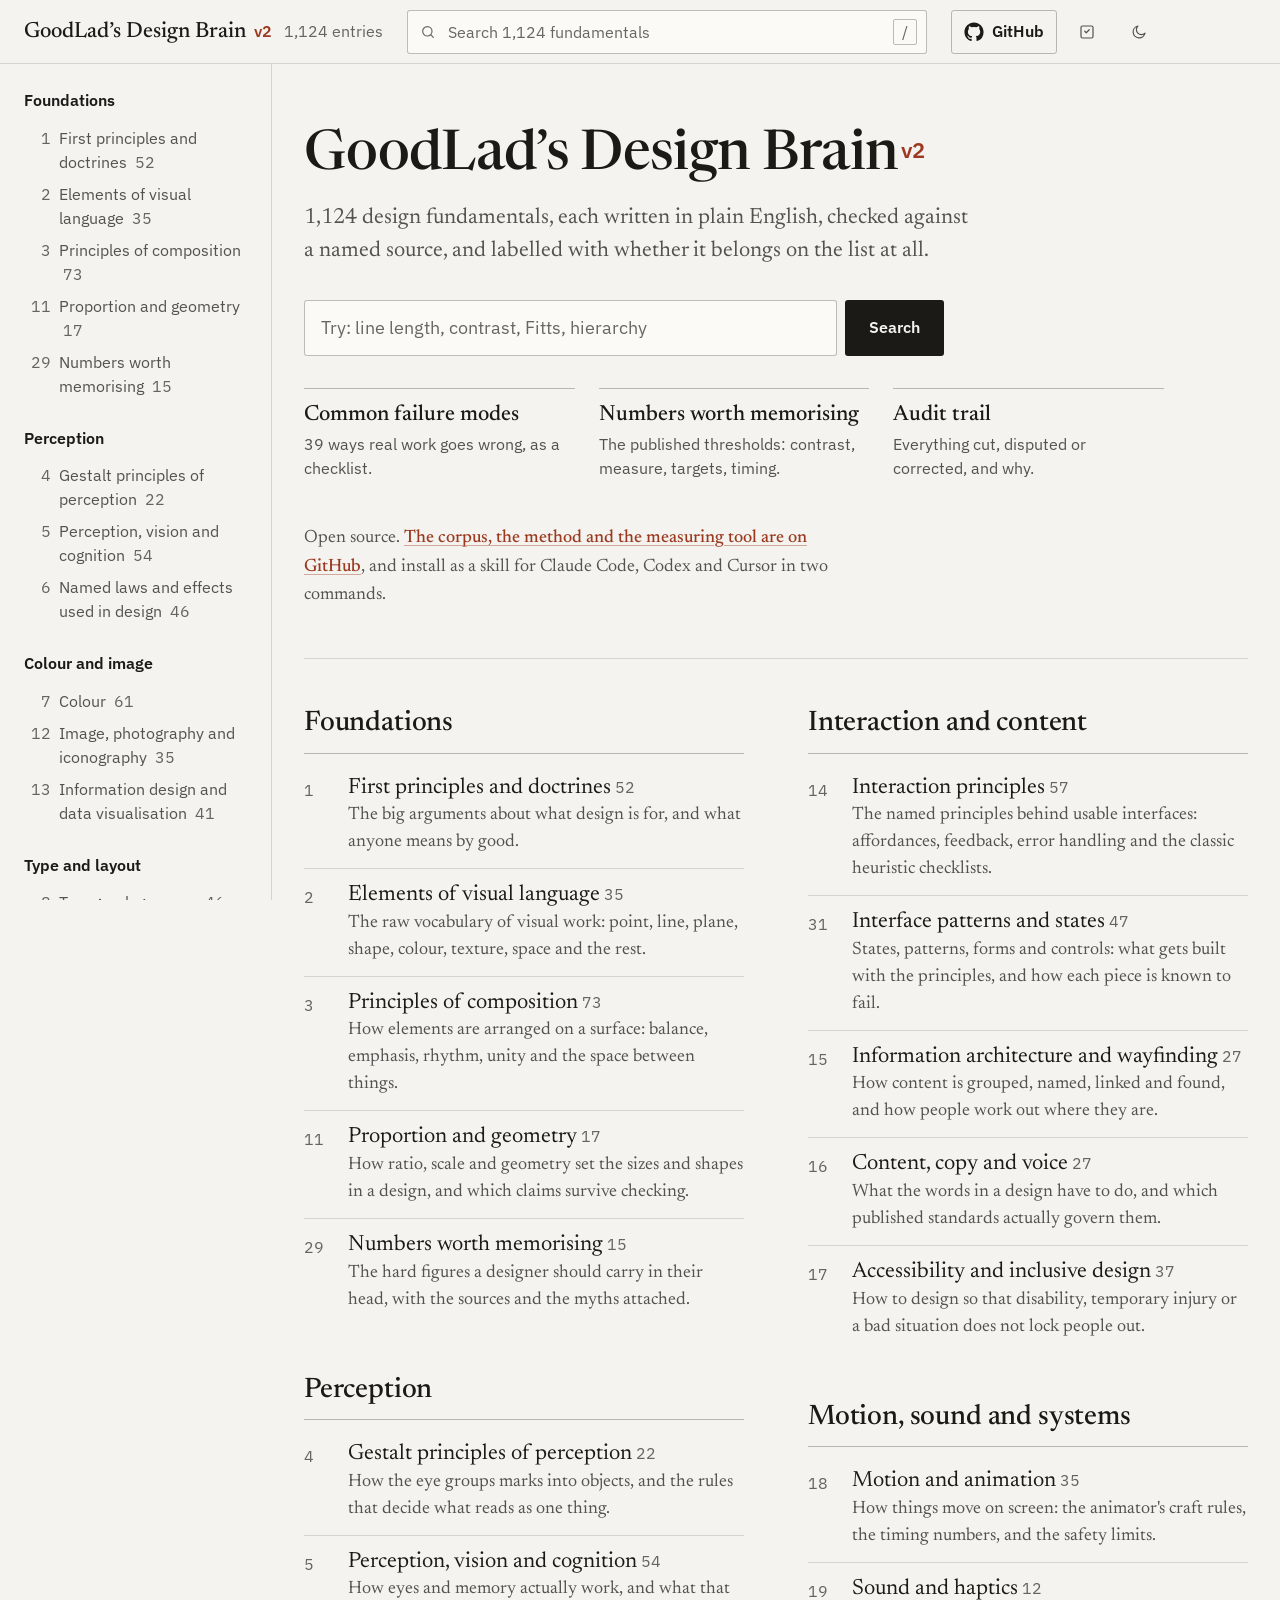
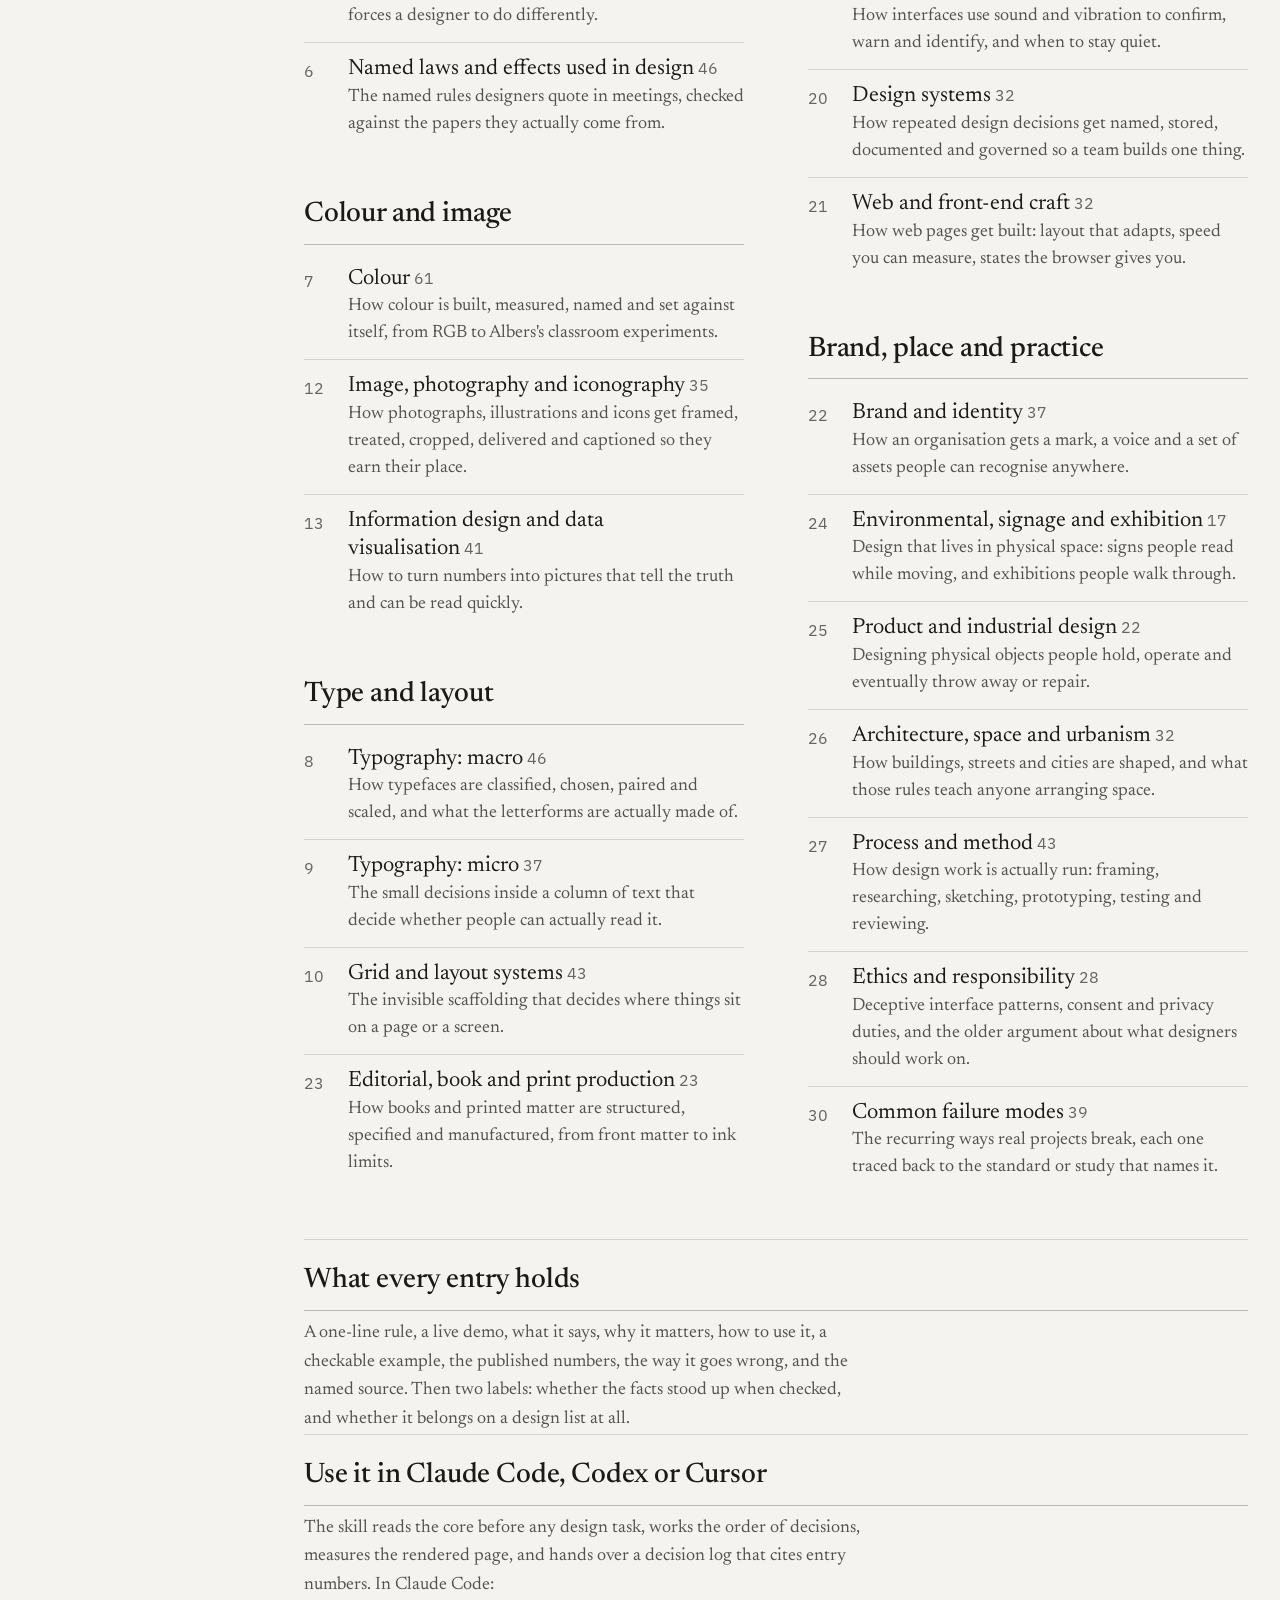
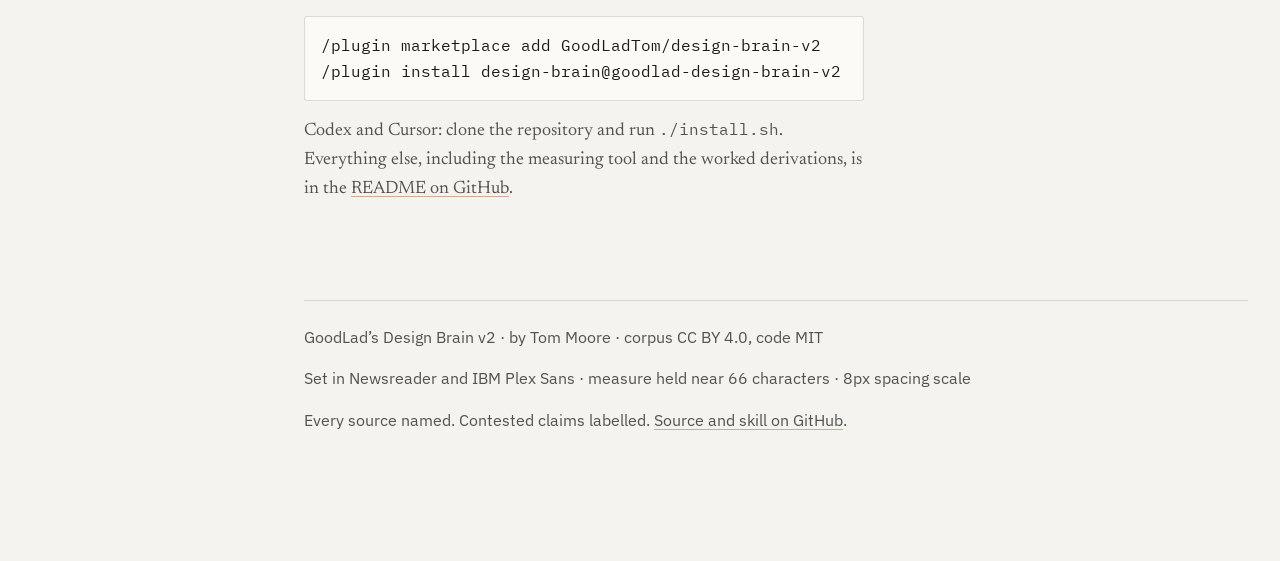
<file: site/index.html>
<!doctype html>
<html lang="en-GB">
<head>
<meta charset="utf-8">
<meta name="viewport" content="width=device-width, initial-scale=1, viewport-fit=cover">
<title>GoodLad’s Design Brain v2</title>
<meta name="description" content="Every design fundamental, explained in plain English and checked against a named source.">
<meta name="color-scheme" content="light dark">

<link rel="preconnect" href="https://fonts.googleapis.com">
<link rel="preconnect" href="https://fonts.gstatic.com" crossorigin>
<!-- Two families, two jobs: Newsreader for everything read, with its optical
     size axis doing the headings; IBM Plex Sans for the chrome. Plex Mono is
     loaded for the demos only. -->
<link href="https://fonts.googleapis.com/css2?family=Newsreader:ital,opsz,wght@0,6..72,400..600;1,6..72,400..500&family=IBM+Plex+Sans:wght@400;500;600&family=IBM+Plex+Mono:wght@400;500&display=swap" rel="stylesheet">

<link rel="stylesheet" href="assets/styles.css">
<link rel="stylesheet" href="assets/demos.css">
<link rel="icon" href="data:image/svg+xml,<svg xmlns='http://www.w3.org/2000/svg' viewBox='0 0 100 100'><rect width='100' height='100' fill='%231b1a17'/><text y='72' x='50' text-anchor='middle' font-size='64' fill='%23f4f3ef' font-family='Georgia,serif'>D</text></svg>">
</head>
<body>

<a class="skip-link" href="#view">Skip to content</a>

<header class="topbar">
  <button class="icon-btn nav-toggle" id="nav-btn" aria-label="Show sections">
    <svg viewBox="0 0 24 24" fill="none" stroke="currentColor" stroke-width="1.6" aria-hidden="true">
      <path d="M4 7h16M4 12h16M4 17h16" stroke-linecap="round"/>
    </svg>
  </button>

  <a class="brand" href="#/">
    <span class="brand__mark"><span class="brand__owner">GoodLad’s </span>Design Brain <span class="brand__v">v2</span></span>
    <span class="brand__meta" id="progress">loading</span>
  </a>

  <div class="topbar__search">
    <label class="visually-hidden" for="search">Search every fundamental</label>
    <input class="search-input" id="search" type="search" placeholder="Search 1,124 fundamentals" autocomplete="off" spellcheck="false">
    <svg class="search-icon" viewBox="0 0 24 24" fill="none" stroke="currentColor" stroke-width="1.8" aria-hidden="true">
      <circle cx="11" cy="11" r="7"/><path d="M20 20l-3.6-3.6" stroke-linecap="round"/>
    </svg>
    <span class="search-kbd">/</span>
  </div>

  <div class="topbar__actions">
    <a class="gh-link" href="https://github.com/GoodLadTom/design-brain-v2" aria-label="Design Brain on GitHub: source, corpus and the skill for Claude Code, Codex and Cursor">
      <svg viewBox="0 0 24 24" aria-hidden="true"><path fill="currentColor" d="M12 .5C5.65.5.5 5.65.5 12c0 5.08 3.29 9.39 7.86 10.91.58.1.79-.25.79-.56v-2.17c-3.2.7-3.87-1.37-3.87-1.37-.52-1.33-1.28-1.68-1.28-1.68-1.04-.71.08-.7.08-.7 1.15.08 1.76 1.19 1.76 1.19 1.03 1.76 2.7 1.25 3.36.96.1-.75.4-1.25.73-1.54-2.55-.29-5.24-1.28-5.24-5.68 0-1.26.45-2.28 1.19-3.09-.12-.29-.52-1.46.11-3.05 0 0 .97-.31 3.18 1.18a11 11 0 0 1 5.79 0c2.2-1.49 3.17-1.18 3.17-1.18.63 1.59.24 2.76.12 3.05.74.81 1.19 1.83 1.19 3.09 0 4.41-2.69 5.38-5.25 5.67.41.36.78 1.06.78 2.14v3.17c0 .31.21.67.8.56A11.5 11.5 0 0 0 23.5 12C23.5 5.65 18.35.5 12 .5z"/></svg>
      <span>GitHub</span>
    </a>
    <a class="icon-btn icon-btn--audit" href="#/audit" aria-label="Audit trail" title="Audit trail">
      <svg viewBox="0 0 24 24" fill="none" stroke="currentColor" stroke-width="1.6" aria-hidden="true">
        <path d="M9 11l2 2 4-4" stroke-linecap="round" stroke-linejoin="round"/>
        <rect x="4" y="4" width="16" height="16" rx="2"/>
      </svg>
    </a>
    <button class="icon-btn" id="theme-btn" aria-label="Switch theme" title="Switch theme">
      <svg viewBox="0 0 24 24" fill="none" stroke="currentColor" stroke-width="1.6" aria-hidden="true">
        <path d="M20 13.5A8 8 0 1 1 10.5 4a6.5 6.5 0 0 0 9.5 9.5z" stroke-linejoin="round"/>
      </svg>
    </button>
  </div>
</header>

<div class="scrim" id="scrim"></div>

<div class="layout">
  <nav class="rail" id="rail" aria-label="Sections">
    <ul id="rail-list"></ul>
    <div class="rail__group">
      <div class="rail__heading">Also</div>
      <ul>
        <li><a class="rail__link" href="#/"><span class="rail__num"></span><span class="rail__title">Index</span></a></li>
        <li><a class="rail__link" href="#/audit"><span class="rail__num"></span><span class="rail__title">Audit trail</span></a></li>
      </ul>
    </div>
  </nav>

  <main class="main" id="view" tabindex="-1"></main>
</div>

<script src="assets/app.js"></script>
</body>
</html>
</file>
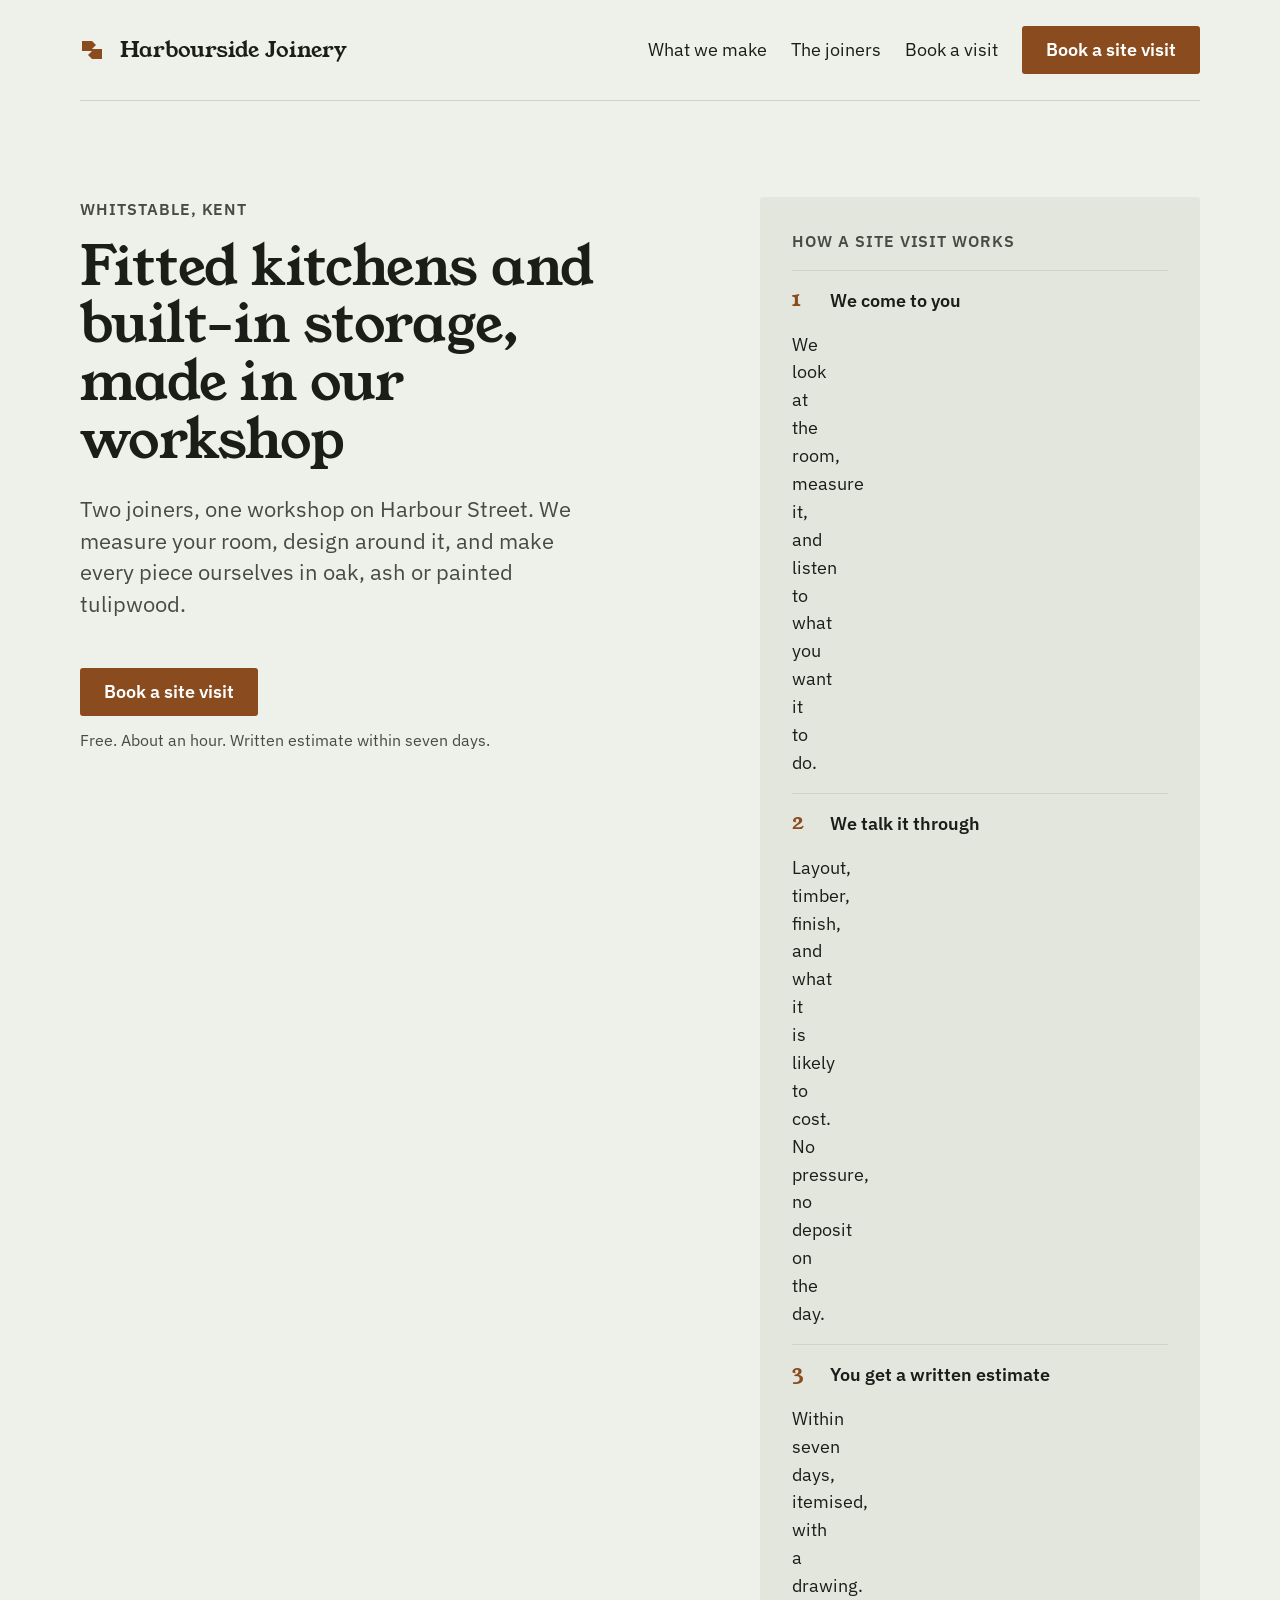
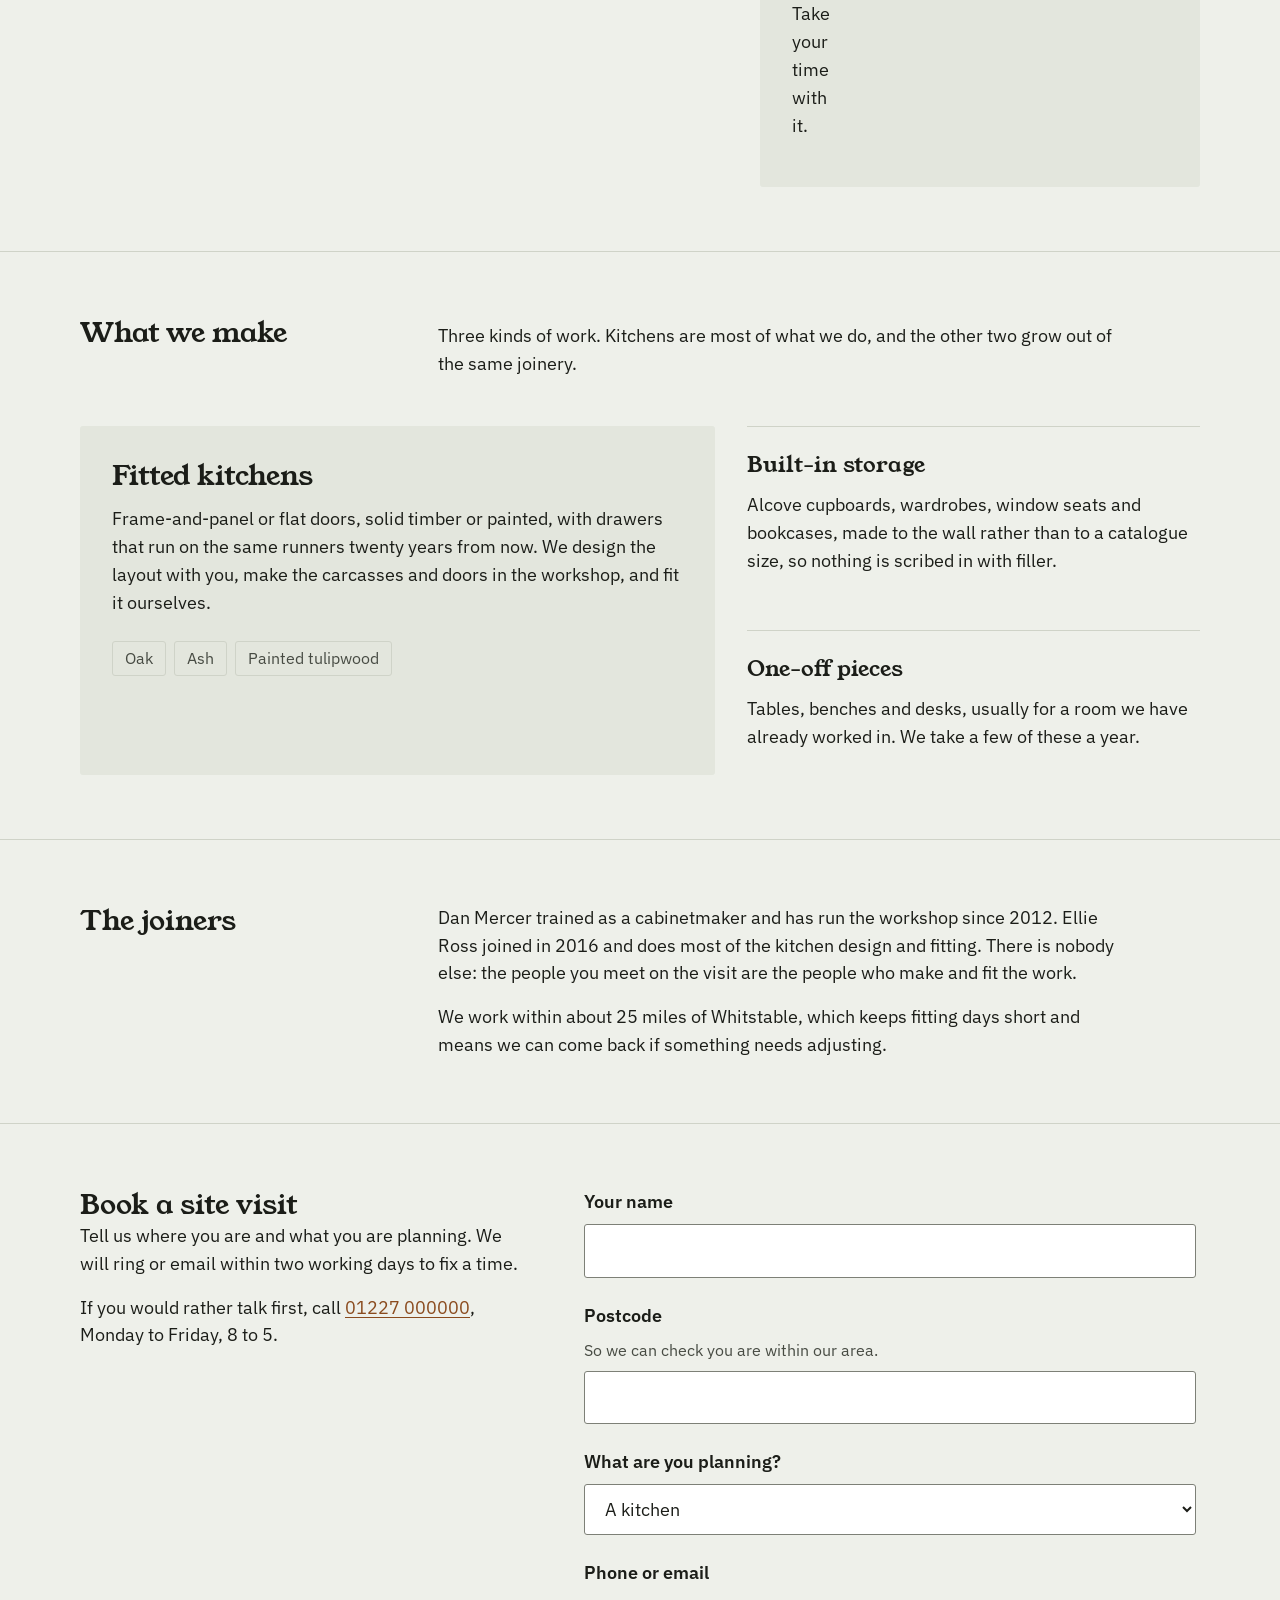
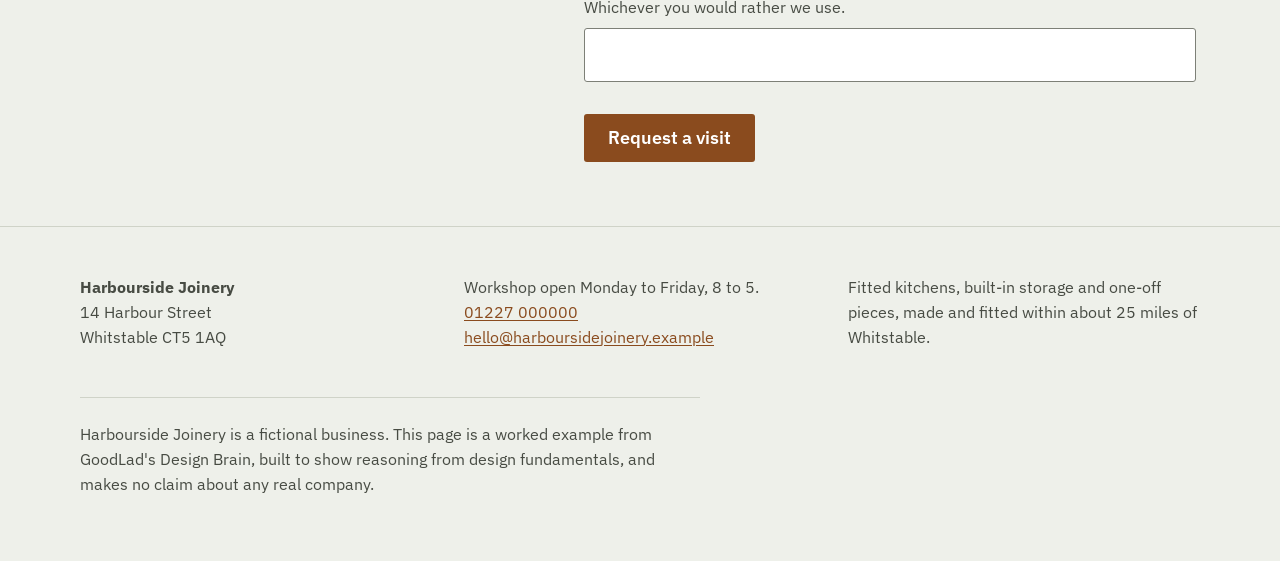
<file: skills/design-brain/references/derivations/01-small-business-site/index.html>
<!doctype html>
<html lang="en-GB">
<head>
<meta charset="utf-8">
<meta name="viewport" content="width=device-width, initial-scale=1">
<title>Harbourside Joinery, Whitstable: fitted kitchens and built-in storage</title>
<meta name="description" content="Fitted kitchens, built-in storage and one-off pieces made in Whitstable by two joiners. Book a free site visit and get a written estimate within a week.">
<link rel="preconnect" href="https://fonts.googleapis.com">
<link rel="preconnect" href="https://fonts.gstatic.com" crossorigin>
<!-- Two families, two jobs (#339): Young Serif carries the display voice, a
     sturdy hand-cut serif that suits a workshop; IBM Plex Sans carries
     everything read. The first draft used Fraunces and swapped it out because
     Fraunces is now a model default (#10060). -->
<link href="https://fonts.googleapis.com/css2?family=Young+Serif&family=IBM+Plex+Sans:wght@400;500;600&display=swap" rel="stylesheet">
<style>
/* ---- Decisions as tokens. Every value below is in DECISIONS.md. ---- */
:root {
  --paper: #eef0ea;          /* cool pale ground, so the warm oak accent advances (#311, #286) */
  --paper-2: #e3e6dd;        /* raised surface, same family */
  --ink: #1b1d18;            /* measured 14.6:1 on paper */
  --ink-2: #474b43;          /* measured 7.8:1, secondary text */
  --rule: #cfd3c8;
  --accent: #8a4b1e;         /* from oak end-grain; 5.9:1 on paper, white on it 6.8:1 (#842, #307) */
  --accent-ink: #ffffff;

  --display: "Young Serif", "Iowan Old Style", Georgia, serif;
  --text: "IBM Plex Sans", "Helvetica Neue", Arial, sans-serif;

  /* Scale: base 18, ratio 1.25 (#345, #1023): 18, 22, 28, 44, 55.
     The root is 112.5% (18px), so 1rem = 18px and every token below is a
     ratio of the body size. The first draft put 1.125rem on <html> and used
     rem tokens, which silently scaled every token by 18/16; measure.mjs caught
     it (sizes came out 18, 24.8, 31.5, 61.9). */
  --t-0: 1rem;        /* 18 body */
  --t-1: 1.2222rem;   /* 22 h3, lead */
  --t-2: 1.5556rem;   /* 28 h2 */
  --t-3: 2.4444rem;   /* 44 h1 small */
  --t-4: 3.0556rem;   /* 55 h1 large */
  --t-s: 0.8889rem;   /* 16 labels, hints, footer: the floor, not below it (#1013) */

  /* Spacing: 4, 8, 12, 16, 24, 32, 48, 64, 96 (#413, #765) */
  --s-1: 4px; --s-2: 8px; --s-3: 12px; --s-4: 16px; --s-5: 24px;
  --s-6: 32px; --s-7: 48px; --s-8: 64px; --s-9: 96px;

  --measure: 62ch;           /* #372 */
  --radius: 3px;             /* one radius, everywhere (#767, #1039) */
}
* { box-sizing: border-box; }
html { background: var(--paper); color: var(--ink); font-size: 112.5%; font-family: var(--text); line-height: 1.55; -webkit-text-size-adjust: 100%; }
body { margin: 0; }
h1, h2, h3 { font-family: var(--display); font-weight: 400; margin: 0; }
h1 { font-size: clamp(var(--t-3), 5vw, var(--t-4)); line-height: 1.05; letter-spacing: -0.01em; max-width: 16ch; }
h2 { font-size: var(--t-2); line-height: 1.2; }
h3 { font-size: var(--t-1); line-height: 1.25; }
p { margin: 0 0 var(--s-4); max-width: var(--measure); }
p:last-child { margin-bottom: 0; }
a { color: var(--accent); text-decoration-thickness: 1px; text-underline-offset: 0.15em; }
:focus-visible { outline: 3px solid var(--accent); outline-offset: 3px; }

.wrap { width: min(100% - 2 * var(--s-5), 1120px); margin-inline: auto; }
.label { font-size: var(--t-s); font-weight: 600; letter-spacing: 0.06em; text-transform: uppercase; color: var(--ink-2); }

/* ---- Header: wordmark left, three links, one action (#622) ---- */
.top { display: flex; align-items: center; gap: var(--s-5); padding: var(--s-5) 0; border-bottom: 1px solid var(--rule); }
.mark { display: flex; align-items: center; gap: var(--s-3); text-decoration: none; color: var(--ink); font-family: var(--display); font-size: var(--t-1); font-weight: 400; }
.mark svg { width: 28px; height: 28px; flex: none; }
.nav { display: flex; gap: var(--s-5); margin-left: auto; }
.nav a { color: var(--ink); text-decoration: none; padding: var(--s-3) 0; min-height: 44px; display: inline-flex; align-items: center; }
.nav a:hover { text-decoration: underline; }
.btn { display: inline-flex; align-items: center; justify-content: center; min-height: 48px; padding: 0 var(--s-5); background: var(--accent); color: var(--accent-ink); border-radius: var(--radius); text-decoration: none; font-weight: 600; border: 0; font: inherit; font-weight: 600; cursor: pointer; }
.btn:hover { background: #733c14; }
.top .btn { flex: none; }

/* ---- Hero: asymmetrical, 7/5 (#87, #409). Claim left, the process right. ---- */
.hero { display: grid; grid-template-columns: minmax(0, 7fr) minmax(0, 5fr); gap: var(--s-8); padding: var(--s-9) 0 var(--s-8); align-items: start; }
.hero .lead { font-size: var(--t-1); line-height: 1.45; color: var(--ink-2); margin-top: var(--s-5); max-width: 40ch; }
.hero .btn { margin-top: var(--s-6); }
.hero small { display: block; margin-top: var(--s-3); color: var(--ink-2); font-size: var(--t-s); }
.steps { background: var(--paper-2); padding: var(--s-6); border-radius: var(--radius); }
.steps ol { margin: var(--s-4) 0 0; padding: 0; list-style: none; counter-reset: step; }
.steps li { counter-increment: step; display: grid; grid-template-columns: 2ch 1fr; gap: var(--s-4); padding: var(--s-4) 0; border-top: 1px solid var(--rule); }
.steps li::before { content: counter(step); font-family: var(--display); font-size: var(--t-1); line-height: 1.1; color: var(--accent); }
.steps li strong { display: block; font-weight: 600; }

/* ---- Work: ranked, not equal. Kitchens dominant, the other two beneath (#96, #1048). ---- */
section { padding: var(--s-8) 0; border-top: 1px solid var(--rule); }
.section-head { display: grid; grid-template-columns: minmax(0, 3fr) minmax(0, 7fr); gap: var(--s-6); margin-bottom: var(--s-7); align-items: baseline; }
.work { display: grid; grid-template-columns: minmax(0, 7fr) minmax(0, 5fr); gap: var(--s-6); }
.work .primary { grid-row: span 2; background: var(--paper-2); padding: var(--s-6); border-radius: var(--radius); }
.work .primary h3 { font-size: var(--t-2); }
.work .secondary { padding: var(--s-5) 0; border-top: 1px solid var(--rule); }
.work .secondary:first-of-type { border-top: 0; padding-top: 0; }
.work h3 { margin-bottom: var(--s-3); }
.woods { margin: var(--s-5) 0 0; padding: 0; list-style: none; display: flex; flex-wrap: wrap; gap: var(--s-2); }
.woods li { padding: var(--s-1) var(--s-3); border: 1px solid var(--rule); border-radius: var(--radius); font-size: var(--t-s); color: var(--ink-2); }

/* ---- About: two columns of text, no photos supplied so none used (#481) ---- */
.about { display: grid; grid-template-columns: minmax(0, 3fr) minmax(0, 7fr); gap: var(--s-6); }

/* ---- Visit form: single column, labels above (#613, #612), four fields (#1043) ---- */
.visit { display: grid; grid-template-columns: minmax(0, 5fr) minmax(0, 7fr); gap: var(--s-8); }
form { max-width: 34rem; }
.field { display: block; margin-bottom: var(--s-5); }
.field span { display: block; font-weight: 600; margin-bottom: var(--s-2); }
.field .hint { font-weight: 400; color: var(--ink-2); font-size: var(--t-s); margin-bottom: var(--s-2); }
input, select, textarea { width: 100%; min-height: 48px; padding: var(--s-3) var(--s-4); font: inherit; color: var(--ink); background: #fff; border: 1px solid #7d8077; border-radius: var(--radius); }
textarea { min-height: 120px; resize: vertical; }
input:focus, select:focus, textarea:focus { outline: 3px solid var(--accent); outline-offset: 2px; border-color: var(--accent); }
form .btn { margin-top: var(--s-2); }
.visit-side p + p { margin-top: var(--s-4); }

/* ---- Footer ---- */
footer { padding: var(--s-7) 0 var(--s-8); border-top: 1px solid var(--rule); color: var(--ink-2); font-size: var(--t-s); }
footer .cols { display: grid; grid-template-columns: repeat(3, minmax(0, 1fr)); gap: var(--s-6); }
footer address { font-style: normal; }
footer .fictional { margin-top: var(--s-6); padding-top: var(--s-5); border-top: 1px solid var(--rule); max-width: var(--measure); }

/* ---- Narrow: everything single column; the measure stays capped ---- */
@media (max-width: 860px) {
  .hero, .work, .about, .visit, .section-head { grid-template-columns: minmax(0, 1fr); gap: var(--s-6); }
  .hero { padding: var(--s-7) 0; }
  .work .primary { grid-row: auto; }
  footer .cols { grid-template-columns: minmax(0, 1fr); }
  .nav { display: none; } /* three links, all reachable below; the action stays (#622) */
  .section-head { margin-bottom: var(--s-6); }
}
</style>
</head>
<body>

<header class="wrap top">
  <a class="mark" href="#top" aria-label="Harbourside Joinery, home">
    <!-- Wordmark plus a dovetail drawn in code: no logo file exists, so nothing is stretched (#1056) -->
    <svg viewBox="0 0 28 28" aria-hidden="true"><path d="M2 5h10l4 4-4 4h10v10H12l-4-4 4-4H2z" fill="#8a4b1e"/></svg>
    Harbourside Joinery
  </a>
  <nav class="nav" aria-label="Sections">
    <a href="#work">What we make</a>
    <a href="#about">The joiners</a>
    <a href="#visit">Book a visit</a>
  </nav>
  <a class="btn" href="#visit">Book a site visit</a>
</header>

<main id="top">
  <div class="wrap hero">
    <div>
      <p class="label">Whitstable, Kent</p>
      <h1>Fitted kitchens and built-in storage, made in our workshop</h1>
      <p class="lead">Two joiners, one workshop on Harbour Street. We measure your room, design around it, and make every piece ourselves in oak, ash or painted tulipwood.</p>
      <a class="btn" href="#visit">Book a site visit</a>
      <small>Free. About an hour. Written estimate within seven days.</small>
    </div>
    <aside class="steps" aria-labelledby="steps-h">
      <p class="label" id="steps-h">How a site visit works</p>
      <ol>
        <li><strong>We come to you</strong>We look at the room, measure it, and listen to what you want it to do.</li>
        <li><strong>We talk it through</strong>Layout, timber, finish, and what it is likely to cost. No pressure, no deposit on the day.</li>
        <li><strong>You get a written estimate</strong>Within seven days, itemised, with a drawing. Take your time with it.</li>
      </ol>
    </aside>
  </div>

  <section id="work">
    <div class="wrap">
      <div class="section-head">
        <h2>What we make</h2>
        <p>Three kinds of work. Kitchens are most of what we do, and the other two grow out of the same joinery.</p>
      </div>
      <div class="work">
        <article class="primary">
          <h3>Fitted kitchens</h3>
          <p>Frame-and-panel or flat doors, solid timber or painted, with drawers that run on the same runners twenty years from now. We design the layout with you, make the carcasses and doors in the workshop, and fit it ourselves.</p>
          <ul class="woods" aria-label="Timbers we work in">
            <li>Oak</li><li>Ash</li><li>Painted tulipwood</li>
          </ul>
        </article>
        <article class="secondary">
          <h3>Built-in storage</h3>
          <p>Alcove cupboards, wardrobes, window seats and bookcases, made to the wall rather than to a catalogue size, so nothing is scribed in with filler.</p>
        </article>
        <article class="secondary">
          <h3>One-off pieces</h3>
          <p>Tables, benches and desks, usually for a room we have already worked in. We take a few of these a year.</p>
        </article>
      </div>
    </div>
  </section>

  <section id="about">
    <div class="wrap about">
      <h2>The joiners</h2>
      <div>
        <p>Dan Mercer trained as a cabinetmaker and has run the workshop since 2012. Ellie Ross joined in 2016 and does most of the kitchen design and fitting. There is nobody else: the people you meet on the visit are the people who make and fit the work.</p>
        <p>We work within about 25 miles of Whitstable, which keeps fitting days short and means we can come back if something needs adjusting.</p>
      </div>
    </div>
  </section>

  <section id="visit">
    <div class="wrap visit">
      <div class="visit-side">
        <h2>Book a site visit</h2>
        <p>Tell us where you are and what you are planning. We will ring or email within two working days to fix a time.</p>
        <p>If you would rather talk first, call <a href="tel:+441227000000">01227 000000</a>, Monday to Friday, 8 to 5.</p>
      </div>
      <form action="#" method="post">
        <label class="field" for="name"><span>Your name</span><input id="name" name="name" type="text" autocomplete="name" required></label>
        <label class="field" for="postcode"><span>Postcode</span><span class="hint">So we can check you are within our area.</span><input id="postcode" name="postcode" type="text" autocomplete="postal-code" required></label>
        <label class="field" for="planning"><span>What are you planning?</span>
          <select id="planning" name="planning">
            <option>A kitchen</option>
            <option>Built-in storage</option>
            <option>A one-off piece</option>
            <option>Not sure yet</option>
          </select>
        </label>
        <label class="field" for="contact"><span>Phone or email</span><span class="hint">Whichever you would rather we use.</span><input id="contact" name="contact" type="text" autocomplete="tel email" required></label>
        <button class="btn" type="submit">Request a visit</button>
      </form>
    </div>
  </section>
</main>

<footer>
  <div class="wrap">
    <div class="cols">
      <address>
        <strong>Harbourside Joinery</strong><br>
        14 Harbour Street<br>Whitstable CT5 1AQ
      </address>
      <p>Workshop open Monday to Friday, 8 to 5.<br><a href="tel:+441227000000">01227 000000</a><br><a href="mailto:hello@harboursidejoinery.example">hello@harboursidejoinery.example</a></p>
      <p>Fitted kitchens, built-in storage and one-off pieces, made and fitted within about 25 miles of Whitstable.</p>
    </div>
    <p class="fictional">Harbourside Joinery is a fictional business. This page is a worked example from GoodLad's Design Brain, built to show reasoning from design fundamentals, and makes no claim about any real company.</p>
  </div>
</footer>

</body>
</html>
</file>
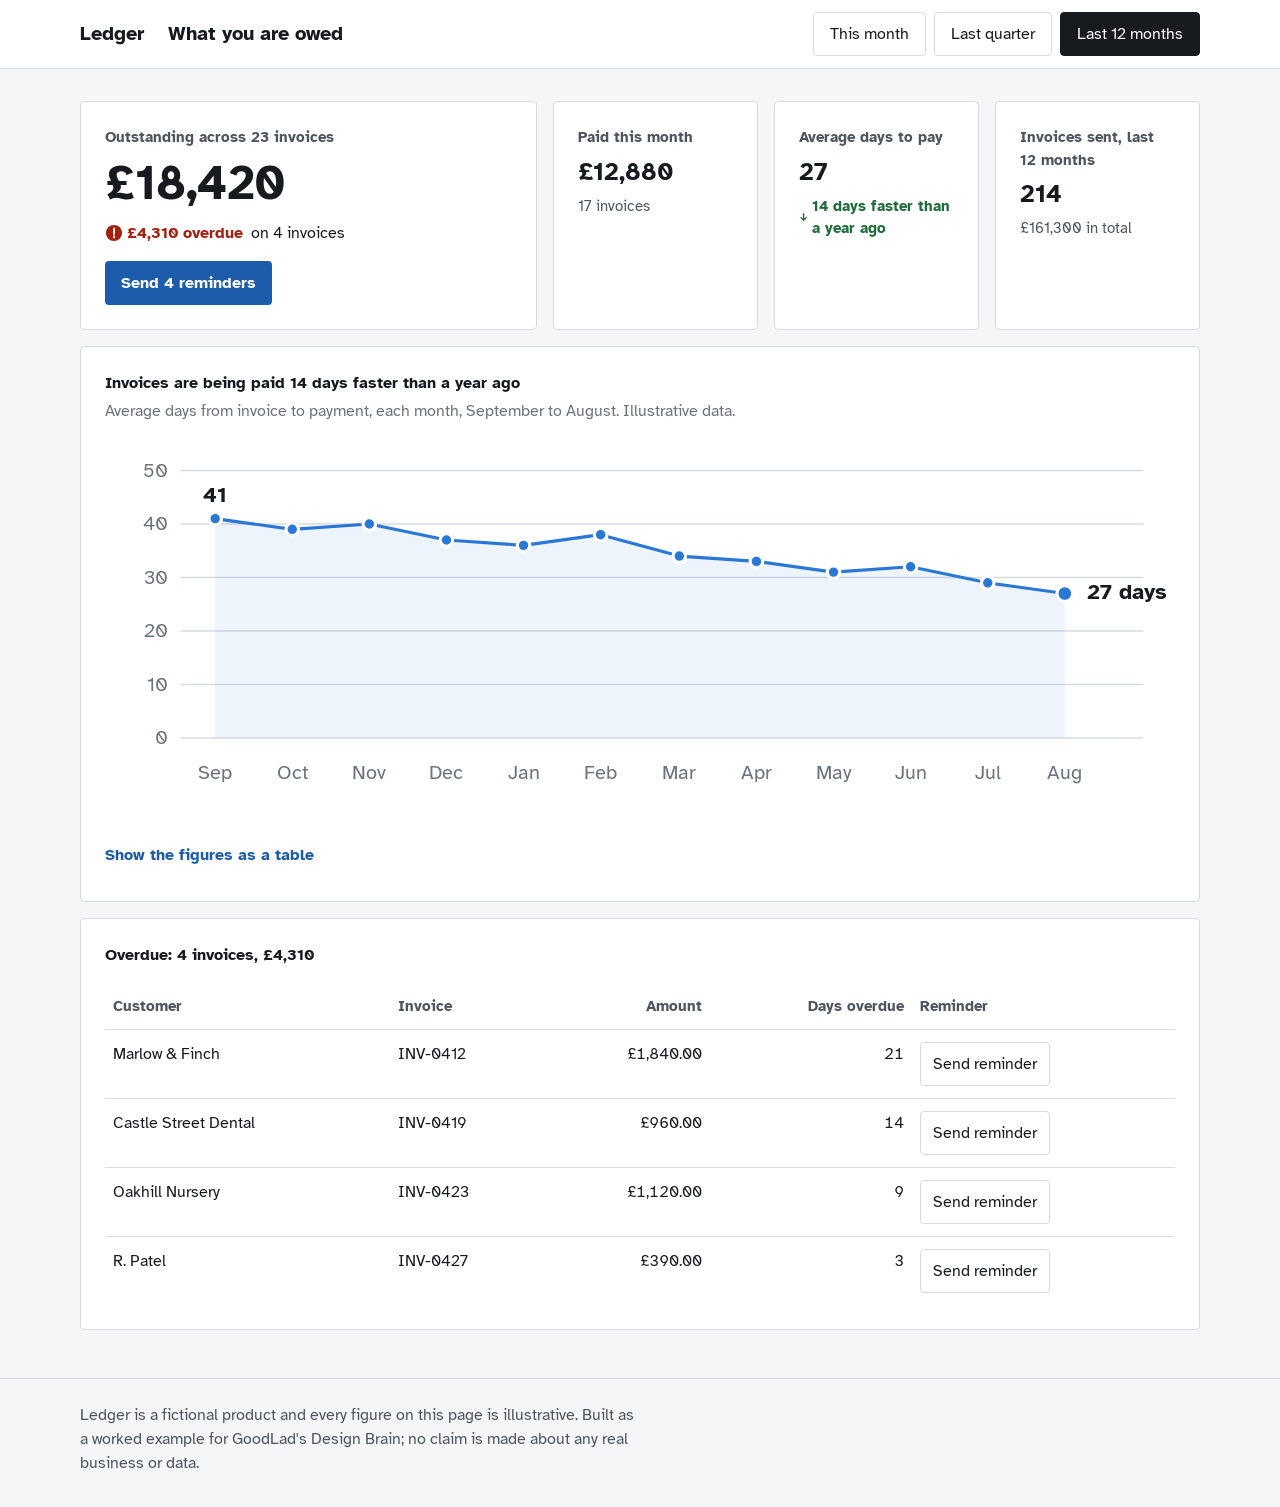
<file: skills/design-brain/references/derivations/02-dashboard/index.html>
<!doctype html>
<html lang="en-GB">
<head>
<meta charset="utf-8">
<meta name="viewport" content="width=device-width, initial-scale=1">
<title>Ledger: what you are owed</title>
<meta name="description" content="Illustrative owner's dashboard for a fictional invoicing product, built as a Design Brain worked example.">
<link rel="preconnect" href="https://fonts.googleapis.com">
<link rel="preconnect" href="https://fonts.gstatic.com" crossorigin>
<!-- One family. A working screen has no use for a display voice; the hero
     figure is the same sans as everything else (#339, dataviz marks spec). -->
<link href="https://fonts.googleapis.com/css2?family=Atkinson+Hyperlegible:wght@400;700&display=swap" rel="stylesheet">
<style>
:root {
  --surface: #f5f6f8;      /* page ground */
  --card: #ffffff;         /* chart and table surface; the validator's surface */
  --ink: #171a1f;          /* 16:1 on card */
  --ink-2: #4d5560;        /* 7.3:1, secondary text */
  --ink-3: #6b737e;        /* 4.9:1, axis ticks and captions, still above 4.5 (#690) */
  --rule: #d7dbe0;         /* hairline grid and borders, recessive */
  --series: #2a78d6;       /* slot 1 of the dataviz reference palette, validated as a MARK colour (4.4:1 on the card) */
  --action: #1c5cab;       /* the same hue at step 550 for text and buttons: 6.6:1 with white, 6.6:1 on white (#690) */
  --series-wash: #2a78d614;
  --serious: #a4210f;      /* overdue only, with an icon and a word (#318, #623) */
  --good: #1f6b3a;         /* a delta in the right direction, 6.2:1 on card */
  --focus: #171a1f;

  --text: "Atkinson Hyperlegible", "Segoe UI", Arial, sans-serif;
  /* Scale: base 16, ratio 1.25 (#345). Root 100%: 16, 20, 25, 31, 48 (hero). */
  --t-0: 1rem; --t-1: 1.25rem; --t-2: 1.5625rem; --t-hero: 3rem;
  --t-s: 0.9375rem;        /* 15: axis ticks, tile labels, table meta; never body copy */
  /* Spacing 4, 8, 12, 16, 24, 32, 48 (#413, #765) */
  --s-1: 4px; --s-2: 8px; --s-3: 12px; --s-4: 16px; --s-5: 24px; --s-6: 32px; --s-7: 48px;
  --radius: 4px;
}
* { box-sizing: border-box; }
html { background: var(--surface); color: var(--ink); font-size: 100%; font-family: var(--text); line-height: 1.5; }
body { margin: 0; }
h1, h2 { margin: 0; font-weight: 700; }
h1 { font-size: var(--t-1); }
h2 { font-size: var(--t-0); }
p { margin: 0; }
a { color: var(--action); }
:focus-visible { outline: 3px solid var(--focus); outline-offset: 2px; }
button { font: inherit; }

.wrap { width: min(100% - 2 * var(--s-5), 1120px); margin-inline: auto; }

/* ---- Header and the one filter row above everything it scopes ---- */
header { background: var(--card); border-bottom: 1px solid var(--rule); }
header .wrap { display: flex; align-items: center; gap: var(--s-5); min-height: 64px; flex-wrap: wrap; padding-block: var(--s-3); }
.product { font-weight: 700; font-size: var(--t-1); }
.filters { display: flex; gap: var(--s-2); margin-left: auto; }
.filters button { min-height: 44px; padding: 0 var(--s-4); border: 1px solid var(--rule); background: var(--card); color: var(--ink); border-radius: var(--radius); cursor: pointer; }
.filters button[aria-pressed="true"] { background: var(--ink); color: var(--card); border-color: var(--ink); }

main { padding: var(--s-6) 0 var(--s-7); }
.grid { display: grid; grid-template-columns: repeat(12, minmax(0, 1fr)); gap: var(--s-4); }
.card { background: var(--card); border: 1px solid var(--rule); border-radius: var(--radius); padding: var(--s-5); min-width: 0; }

/* ---- Question 1: hero figure, exactly one, 48px, same sans, proportional figures ---- */
.hero { grid-column: span 5; }
.hero .label, .tile .label { color: var(--ink-2); font-size: var(--t-s); font-weight: 700; }
.hero .value { font-size: var(--t-hero); line-height: 1.1; font-weight: 700; letter-spacing: -0.01em; margin-top: var(--s-2); }
.hero .sub { margin-top: var(--s-3); display: flex; align-items: center; gap: var(--s-2); flex-wrap: wrap; }
.status { display: inline-flex; align-items: center; gap: var(--s-1); font-weight: 700; }
.status.serious { color: var(--serious); }
.status svg { width: 18px; height: 18px; flex: none; }
.hero .action { margin-top: var(--s-4); }
.btn { display: inline-flex; align-items: center; min-height: 44px; padding: 0 var(--s-4); background: var(--action); color: #fff; border: 0; border-radius: var(--radius); font-weight: 700; text-decoration: none; cursor: pointer; }
.btn:hover { background: #184f95; }

/* ---- Stat tiles: label, value, delta with direction and a named period ---- */
.tiles { grid-column: span 7; display: grid; grid-template-columns: repeat(3, minmax(0, 1fr)); gap: var(--s-4); }
.tile .value { font-size: var(--t-2); font-weight: 700; margin-top: var(--s-2); line-height: 1.2; }
.tile .delta { margin-top: var(--s-2); font-size: var(--t-s); color: var(--ink-2); display: flex; align-items: center; gap: var(--s-1); }
.tile .delta.good { color: var(--good); font-weight: 700; }
.tile .delta svg { width: 14px; height: 14px; }

/* ---- Question 2: one line chart, single series, direct label at the end ---- */
.chart { grid-column: span 12; }
.chart h2 { max-width: 60ch; }
.chart .caption { color: var(--ink-3); font-size: 1rem; margin-top: var(--s-1); max-width: 70ch; }
.chart svg { display: block; width: 100%; height: auto; margin-top: var(--s-4); }
.chart .grid-line { stroke: var(--rule); stroke-width: 1; }
.chart .tick { fill: var(--ink-3); font-size: 13px; }
.chart .line { fill: none; stroke: var(--series); stroke-width: 2; stroke-linejoin: round; stroke-linecap: round; }
.chart .wash { fill: var(--series-wash); }
.chart .pt { fill: var(--series); stroke: var(--card); stroke-width: 2; }
.chart .pt:hover, .chart .pt:focus { r: 6; outline: none; }
.chart .end-label { fill: var(--ink); font-size: 14px; font-weight: 700; }
.chart .hit { fill: transparent; }
.chart .pt-hit:focus-visible .pt, .chart .pt-hit:hover .pt { r: 6; }
details { margin-top: var(--s-4); }
summary { cursor: pointer; color: var(--action); font-weight: 700; min-height: 44px; display: flex; align-items: center; }

/* ---- Question 3: the table, numbers right-aligned in tabular figures (#526, #361) ---- */
.table { grid-column: span 12; }
table { width: 100%; border-collapse: collapse; margin-top: var(--s-4); }
th, td { text-align: left; padding: var(--s-3) var(--s-2); border-bottom: 1px solid var(--rule); vertical-align: top; }
th { font-size: var(--t-s); color: var(--ink-2); font-weight: 700; }
td.num, th.num { text-align: right; font-variant-numeric: tabular-nums; }
tbody tr:last-child td { border-bottom: 0; }
.row-action { min-height: 44px; display: inline-flex; align-items: center; padding: 0 var(--s-3); border: 1px solid var(--rule); border-radius: var(--radius); background: var(--card); color: var(--ink); text-decoration: none; }
.table-wrap { overflow-x: auto; }   /* the table scrolls inside its card on a phone; the page never does (#1052) */

footer { color: var(--ink-2); font-size: var(--t-s); padding: var(--s-5) 0 var(--s-6); border-top: 1px solid var(--rule); }
footer p { max-width: 56ch; font-size: 1rem; }

@media (max-width: 900px) {
  .hero, .tiles { grid-column: span 12; }
  .tiles { grid-template-columns: repeat(3, minmax(0, 1fr)); }
}
@media (max-width: 600px) {
  .wrap { width: calc(100% - 2 * var(--s-4)); }
  .card { padding: var(--s-4); } /* the chart keeps enough width for its 24px hit areas */
  .tiles { grid-template-columns: minmax(0, 1fr); }
  .filters { margin-left: 0; width: 100%; }
  .filters button { flex: 1; }
  .hero .value { font-size: 2.25rem; }
}
@media (prefers-reduced-motion: reduce) { * { transition: none !important; } }
</style>
</head>
<body>
<header>
  <div class="wrap">
    <span class="product">Ledger</span>
    <h1>What you are owed</h1>
    <div class="filters" role="group" aria-label="Period">
      <button type="button" aria-pressed="false">This month</button>
      <button type="button" aria-pressed="false">Last quarter</button>
      <button type="button" aria-pressed="true">Last 12 months</button>
    </div>
  </div>
</header>

<main class="wrap">
  <div class="grid">
    <!-- Q1: the one number, and the part of it that needs action (#528 overview first; #94 focal point) -->
    <section class="card hero" aria-labelledby="owed">
      <p class="label" id="owed">Outstanding across 23 invoices</p>
      <p class="value">£18,420</p>
      <p class="sub"><span class="status serious"><svg viewBox="0 0 20 20" aria-hidden="true"><circle cx="10" cy="10" r="9" fill="currentColor"/><path d="M10 5v6M10 13.5v1.5" stroke="#fff" stroke-width="2" stroke-linecap="round"/></svg>£4,310 overdue</span><span>on 4 invoices</span></p>
      <p class="action"><a class="btn" href="#overdue">Send 4 reminders</a></p>
    </section>

    <div class="tiles">
      <section class="card tile" aria-labelledby="t1">
        <p class="label" id="t1">Paid this month</p>
        <p class="value">£12,880</p>
        <p class="delta">17 invoices</p>
      </section>
      <section class="card tile" aria-labelledby="t2">
        <p class="label" id="t2">Average days to pay</p>
        <p class="value">27</p>
        <p class="delta good"><svg viewBox="0 0 14 14" aria-hidden="true"><path d="M7 2v10M3 8l4 4 4-4" fill="none" stroke="currentColor" stroke-width="2" stroke-linecap="round" stroke-linejoin="round"/></svg>14 days faster than a year ago</p>
      </section>
      <section class="card tile" aria-labelledby="t3">
        <p class="label" id="t3">Invoices sent, last 12 months</p>
        <p class="value">214</p>
        <p class="delta">£161,300 in total</p>
      </section>
    </div>

    <!-- Q2: one series, one axis, the takeaway in the title (#534, #514, #507, #516) -->
    <section class="card chart" aria-labelledby="chart-title">
      <h2 id="chart-title">Invoices are being paid 14 days faster than a year ago</h2>
      <p class="caption">Average days from invoice to payment, each month, September to August. Illustrative data.</p>
      <svg viewBox="0 0 680 240" role="img" aria-labelledby="chart-title chart-desc">
        <desc id="chart-desc">A line falling from 41 days in September to 27 days in August, with a low of 27 and a high of 41.</desc>
        <!-- hairline grid at 0, 10, 20, 30, 40, 50; plot from y=20 (50 days) to y=190 (0 days), 3.4px per day -->
        <g class="grid-line"><line x1="48" x2="660" y1="190" y2="190"/><line x1="48" x2="660" y1="156" y2="156"/><line x1="48" x2="660" y1="122" y2="122"/><line x1="48" x2="660" y1="88" y2="88"/><line x1="48" x2="660" y1="54" y2="54"/><line x1="48" x2="660" y1="20" y2="20"/></g>
        <g class="tick"><text x="40" y="194" text-anchor="end">0</text><text x="40" y="160" text-anchor="end">10</text><text x="40" y="126" text-anchor="end">20</text><text x="40" y="92" text-anchor="end">30</text><text x="40" y="58" text-anchor="end">40</text><text x="40" y="24" text-anchor="end">50</text></g>
        <!-- x: 12 months from 70 to 610, 49.09px apart -->
        <g class="tick"><text x="70" y="216" text-anchor="middle">Sep</text><text x="119" y="216" text-anchor="middle">Oct</text><text x="168" y="216" text-anchor="middle">Nov</text><text x="217" y="216" text-anchor="middle">Dec</text><text x="266" y="216" text-anchor="middle">Jan</text><text x="315" y="216" text-anchor="middle">Feb</text><text x="365" y="216" text-anchor="middle">Mar</text><text x="414" y="216" text-anchor="middle">Apr</text><text x="463" y="216" text-anchor="middle">May</text><text x="512" y="216" text-anchor="middle">Jun</text><text x="561" y="216" text-anchor="middle">Jul</text><text x="610" y="216" text-anchor="middle">Aug</text></g>
        <!-- wash at ~10% under the line, then the 2px line -->
        <path class="wash" d="M70 50.6 L119 57.4 L168 54 L217 64.2 L266 67.6 L315 60.8 L365 74.4 L414 77.8 L463 84.6 L512 81.2 L561 91.4 L610 98.2 L610 190 L70 190 Z"/>
        <path class="line" d="M70 50.6 L119 57.4 L168 54 L217 64.2 L266 67.6 L315 60.8 L365 74.4 L414 77.8 L463 84.6 L512 81.2 L561 91.4 L610 98.2"/>
        <!-- markers >= 8px with a 2px surface ring inside a 50-unit hit area, which is 24px even at 390px wide; each carries its value as a native tooltip and is keyboard reachable -->
        <g>
          <g class="pt-hit" tabindex="0"><title>September: 41 days</title><circle class="hit" cx="70" cy="50.6" r="25"/><circle class="pt" cx="70" cy="50.6" r="4"/></g>
          <g class="pt-hit" tabindex="0"><title>October: 39 days</title><circle class="hit" cx="119" cy="57.4" r="25"/><circle class="pt" cx="119" cy="57.4" r="4"/></g>
          <g class="pt-hit" tabindex="0"><title>November: 40 days</title><circle class="hit" cx="168" cy="54" r="25"/><circle class="pt" cx="168" cy="54" r="4"/></g>
          <g class="pt-hit" tabindex="0"><title>December: 37 days</title><circle class="hit" cx="217" cy="64.2" r="25"/><circle class="pt" cx="217" cy="64.2" r="4"/></g>
          <g class="pt-hit" tabindex="0"><title>January: 36 days</title><circle class="hit" cx="266" cy="67.6" r="25"/><circle class="pt" cx="266" cy="67.6" r="4"/></g>
          <g class="pt-hit" tabindex="0"><title>February: 38 days</title><circle class="hit" cx="315" cy="60.8" r="25"/><circle class="pt" cx="315" cy="60.8" r="4"/></g>
          <g class="pt-hit" tabindex="0"><title>March: 34 days</title><circle class="hit" cx="365" cy="74.4" r="25"/><circle class="pt" cx="365" cy="74.4" r="4"/></g>
          <g class="pt-hit" tabindex="0"><title>April: 33 days</title><circle class="hit" cx="414" cy="77.8" r="25"/><circle class="pt" cx="414" cy="77.8" r="4"/></g>
          <g class="pt-hit" tabindex="0"><title>May: 31 days</title><circle class="hit" cx="463" cy="84.6" r="25"/><circle class="pt" cx="463" cy="84.6" r="4"/></g>
          <g class="pt-hit" tabindex="0"><title>June: 32 days</title><circle class="hit" cx="512" cy="81.2" r="25"/><circle class="pt" cx="512" cy="81.2" r="4"/></g>
          <g class="pt-hit" tabindex="0"><title>July: 29 days</title><circle class="hit" cx="561" cy="91.4" r="25"/><circle class="pt" cx="561" cy="91.4" r="4"/></g>
          <g class="pt-hit" tabindex="0"><title>August: 27 days</title><circle class="hit" cx="610" cy="98.2" r="25"/><circle class="pt" cx="610" cy="98.2" r="5"/></g>
        </g>
        <!-- two direct labels only: the start and the end (#507) -->
        <text class="end-label" x="70" y="40" text-anchor="middle">41</text>
        <text class="end-label" x="624" y="102">27 days</text>
      </svg>
      <details>
        <summary>Show the figures as a table</summary>
        <table>
          <thead><tr><th>Month</th><th class="num">Average days to pay</th></tr></thead>
          <tbody>
            <tr><td>September</td><td class="num">41</td></tr><tr><td>October</td><td class="num">39</td></tr><tr><td>November</td><td class="num">40</td></tr><tr><td>December</td><td class="num">37</td></tr><tr><td>January</td><td class="num">36</td></tr><tr><td>February</td><td class="num">38</td></tr><tr><td>March</td><td class="num">34</td></tr><tr><td>April</td><td class="num">33</td></tr><tr><td>May</td><td class="num">31</td></tr><tr><td>June</td><td class="num">32</td></tr><tr><td>July</td><td class="num">29</td></tr><tr><td>August</td><td class="num">27</td></tr>
          </tbody>
        </table>
      </details>
    </section>

    <!-- Q3: the four overdue invoices, and the action on each row (#526, #610) -->
    <section class="card table" id="overdue" aria-labelledby="overdue-h">
      <h2 id="overdue-h">Overdue: 4 invoices, £4,310</h2>
      <div class="table-wrap">
        <table>
          <thead><tr><th>Customer</th><th>Invoice</th><th class="num">Amount</th><th class="num">Days overdue</th><th>Reminder</th></tr></thead>
          <tbody>
            <tr><td>Marlow &amp; Finch</td><td>INV-0412</td><td class="num">£1,840.00</td><td class="num">21</td><td><a class="row-action" href="#">Send reminder</a></td></tr>
            <tr><td>Castle Street Dental</td><td>INV-0419</td><td class="num">£960.00</td><td class="num">14</td><td><a class="row-action" href="#">Send reminder</a></td></tr>
            <tr><td>Oakhill Nursery</td><td>INV-0423</td><td class="num">£1,120.00</td><td class="num">9</td><td><a class="row-action" href="#">Send reminder</a></td></tr>
            <tr><td>R. Patel</td><td>INV-0427</td><td class="num">£390.00</td><td class="num">3</td><td><a class="row-action" href="#">Send reminder</a></td></tr>
          </tbody>
        </table>
      </div>
    </section>
  </div>
</main>

<footer>
  <div class="wrap">
    <p>Ledger is a fictional product and every figure on this page is illustrative. Built as a worked example for GoodLad's Design Brain; no claim is made about any real business or data.</p>
  </div>
</footer>
</body>
</html>
</file>
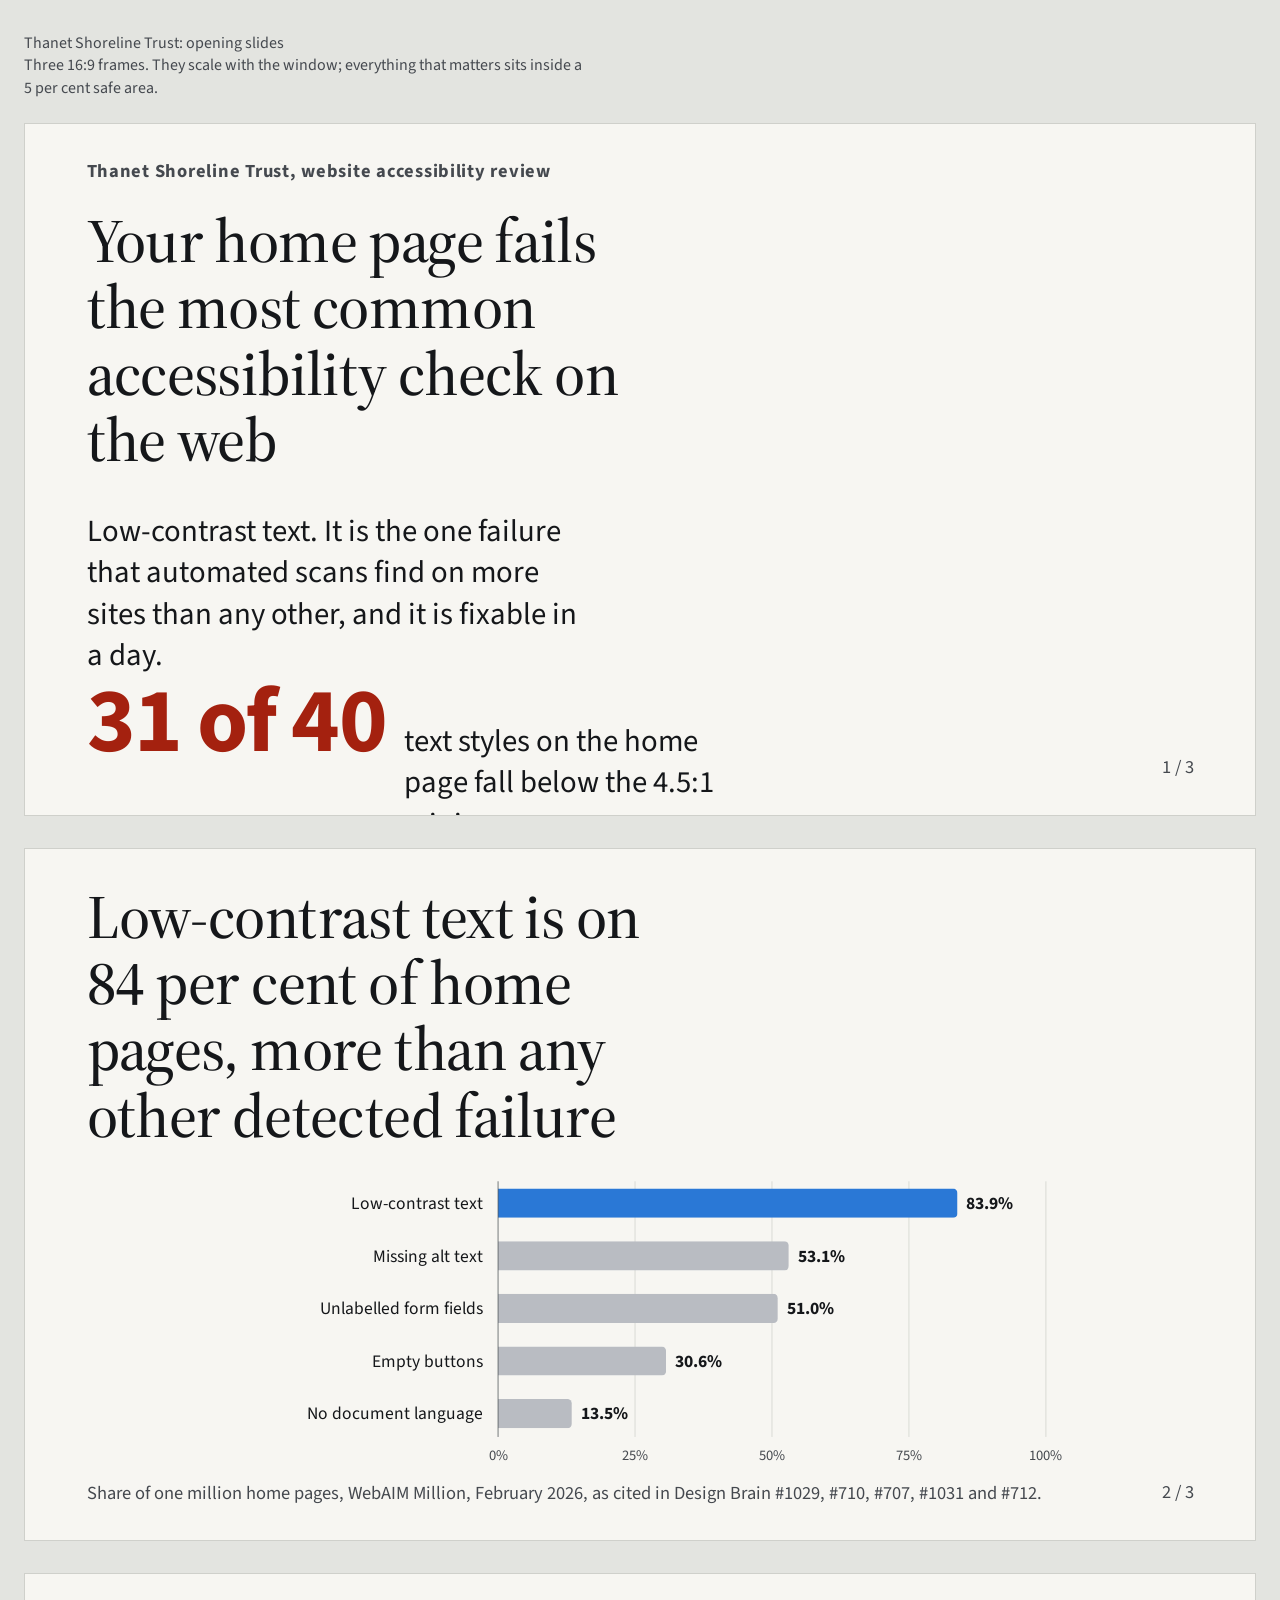
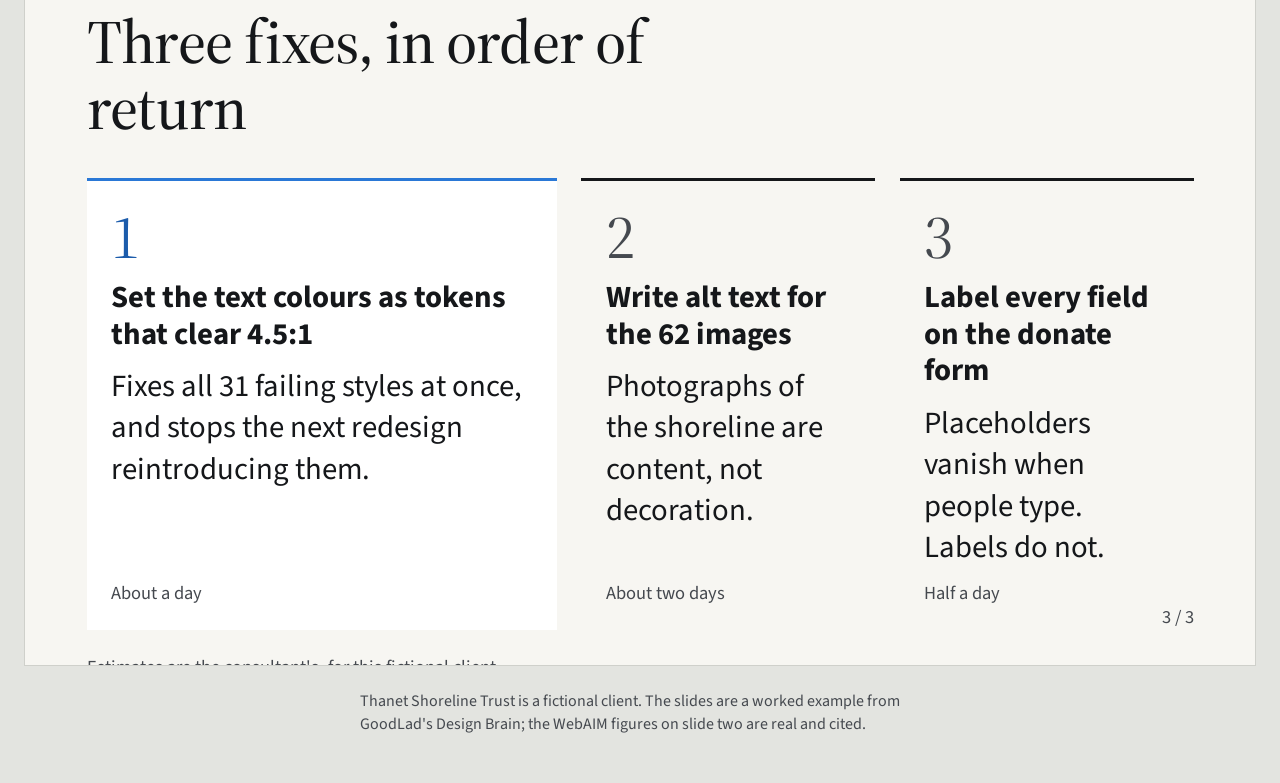
<file: skills/design-brain/references/derivations/03-deck/index.html>
<!doctype html>
<html lang="en-GB">
<head>
<meta charset="utf-8">
<meta name="viewport" content="width=device-width, initial-scale=1">
<title>Thanet Shoreline Trust: accessibility report, opening slides</title>
<meta name="description" content="Three 16:9 slides built as a Design Brain worked example: the finding, the scale, the ranked fixes.">
<link rel="preconnect" href="https://fonts.googleapis.com">
<link rel="preconnect" href="https://fonts.gstatic.com" crossorigin>
<!-- A superfamily pair (#338, #339): Source Serif 4 for titles, Source Sans 3 for
     everything else. They agree clearly because they were drawn to. -->
<link href="https://fonts.googleapis.com/css2?family=Source+Serif+4:opsz,wght@8..60,500&family=Source+Sans+3:wght@400;600;700&display=swap" rel="stylesheet">
<style>
:root {
  --paper: #f7f6f2;         /* the slide ground; projectors wash mid-tones, so ink is near-black */
  --ink: #15171a;           /* 16.6:1 */
  --ink-2: #45494f;         /* 8.2:1: source lines and slide numbers, sized for the back row anyway */
  --rule: #cfd0cb;
  --accent: #2a78d6;        /* one hue, slot 1 of the dataviz reference palette, for the lead bar (a mark) */
  --accent-text: #1c5cab;   /* the same hue at text strength for the rank numerals: 6.6:1 (#690) */
  --neutral: #b9bcc2;       /* the other bars */
  --serious: #a4210f;       /* the one alarming figure on slide one, with the word next to it */
  --display: "Source Serif 4", Georgia, serif;
  --text: "Source Sans 3", "Segoe UI", Arial, sans-serif;
  --page: #e3e4e0;
}
* { box-sizing: border-box; }
html { background: var(--page); color: var(--ink); font-family: var(--text); font-size: 100%; line-height: 1.4; }
body { margin: 0; padding: 32px 24px 48px; }
.deck { display: grid; gap: 32px; max-width: 1280px; margin: 0 auto; }
.frame-note { max-width: 1280px; margin: 0 auto 24px; color: var(--ink-2); font-size: 1rem; font-weight: 400; }
.frame-note span { display: block; max-width: 70ch; }

/* ---- The frame. Type in cqw so the slide scales as one object: at 1280px wide,
        1cqw = 12.8px. Title 5cqw = 64px, body 2.5cqw = 32px, small 1.5cqw = 19px.
        Three sizes across the deck (#344). Safe area 5% (#9147). ---- */
.slide { container-type: inline-size; aspect-ratio: 16 / 9; background: var(--paper); border: 1px solid var(--rule); position: relative; overflow: hidden; }
.safe { position: absolute; inset: 5%; display: flex; flex-direction: column; }
.slide h2 { font-family: var(--display); font-weight: 500; font-size: 5cqw; line-height: 1.08; margin: 0; letter-spacing: -0.01em; max-width: 20ch; font-variation-settings: "opsz" 60; }
.slide p, .slide li { font-size: 2.5cqw; line-height: 1.35; margin: 0; }
.slide .small { font-size: 1.5cqw; color: var(--ink-2); }
.slide .num { position: absolute; right: 5%; bottom: 5%; font-size: 1.5cqw; color: var(--ink-2); font-variant-numeric: tabular-nums; }
.slide .kicker { font-size: 1.5cqw; font-weight: 700; letter-spacing: 0.04em; color: var(--ink-2); margin-bottom: 2cqw; }

/* Slide 1: the finding. One figure is alarming and says so in words (#318). */
.s1 .lead { margin-top: 3cqw; max-width: 34ch; }
.s1 .figure { margin-top: auto; display: flex; align-items: baseline; gap: 1.5cqw; }
.s1 .figure strong { font-size: 7.5cqw; line-height: 1; font-weight: 700; color: var(--serious); letter-spacing: -0.02em; }
.s1 .figure span { font-size: 2.5cqw; max-width: 24ch; }

/* Slide 2: the chart, same construction as the chart derivation, bigger type. */
.s2 .chart { margin-top: 2cqw; flex: 1; min-height: 0; }
.s2 svg { width: 100%; height: 100%; display: block; }
.s2 .grid-line { stroke: var(--rule); stroke-width: 1; }
.s2 .cat, .s2 .val { font-size: 24px; fill: var(--ink); }
.s2 .val { font-weight: 700; }
.s2 .tick { font-size: 20px; fill: var(--ink-2); }
.s2 .bar { fill: var(--neutral); }
.s2 .bar.lead { fill: var(--accent); }
.s2 .baseline { stroke: var(--ink-2); stroke-width: 1; }

/* Slide 3: ranked, the first fix dominant (#96, #1048). Not three equal boxes. */
.s3 ol { list-style: none; margin: 3cqw 0 0; padding: 0; display: grid; grid-template-columns: 1.6fr 1fr 1fr; gap: 2cqw; flex: 1; }
.s3 li { display: grid; grid-template-rows: auto auto 1fr auto; gap: 1cqw; padding: 2cqw; border-top: 0.3cqw solid var(--ink); }
.s3 li:first-child { background: #ffffff; border-top-color: var(--accent); }
.s3 .rank { font-family: var(--display); font-size: 5cqw; line-height: 1; color: var(--accent-text); font-variation-settings: "opsz" 60; }
.s3 li:not(:first-child) .rank { color: var(--ink-2); }
.s3 strong { font-size: 2.5cqw; font-weight: 700; display: block; line-height: 1.2; }
.s3 .time { font-size: 1.5cqw; color: var(--ink-2); align-self: end; }
.s3 li:first-child p { font-size: 2.5cqw; }
.s3 li:not(:first-child) p { font-size: 2.5cqw; }

.note { max-width: 70ch; margin: 24px auto 0; color: var(--ink-2); font-size: 1rem; }
@media (prefers-reduced-motion: reduce) { * { transition: none !important; animation: none !important; } }
</style>
</head>
<body>
<h1 class="frame-note">Thanet Shoreline Trust: opening slides <span>Three 16:9 frames. They scale with the window; everything that matters sits inside a 5 per cent safe area.</span></h1>

<main class="deck">
  <!-- SLIDE 1: the finding ------------------------------------------------- -->
  <section class="slide s1" aria-label="Slide 1 of 3">
    <div class="safe">
      <p class="kicker">Thanet Shoreline Trust, website accessibility review</p>
      <h2>Your home page fails the most common accessibility check on the web</h2>
      <p class="lead">Low-contrast text. It is the one failure that automated scans find on more sites than any other, and it is fixable in a day.</p>
      <p class="figure"><strong>31 of 40</strong><span>text styles on the home page fall below the 4.5:1 minimum</span></p>
      <p class="small" style="margin-top:2cqw">Minimum from WCAG 2.2 SC 1.4.3. The 31 of 40 figure is part of this fictional example.</p>
    </div>
    <span class="num">1 / 3</span>
  </section>

  <!-- SLIDE 2: the scale ---------------------------------------------------- -->
  <section class="slide s2" aria-label="Slide 2 of 3">
    <div class="safe">
      <h2>Low-contrast text is on 84 per cent of home pages, more than any other detected failure</h2>
      <div class="chart">
        <svg viewBox="0 0 1150 420" role="img" aria-label="Bar chart: low-contrast text 83.9 per cent, missing alt text 53.1, unlabelled form fields 51.0, empty buttons 30.6, no document language 13.5">
          <defs>
            <clipPath id="d1"><rect x="380" y="20" width="629" height="40"/></clipPath>
            <clipPath id="d2"><rect x="380" y="92" width="398" height="40"/></clipPath>
            <clipPath id="d3"><rect x="380" y="164" width="383" height="40"/></clipPath>
            <clipPath id="d4"><rect x="380" y="236" width="230" height="40"/></clipPath>
            <clipPath id="d5"><rect x="380" y="308" width="101" height="40"/></clipPath>
          </defs>
          <!-- plot: x 380 (0%) to 1130 (100%), 7.5px per point; bars 40px thick, 32px gap -->
          <g class="grid-line"><line x1="567.5" x2="567.5" y1="10" y2="360"/><line x1="755" x2="755" y1="10" y2="360"/><line x1="942.5" x2="942.5" y1="10" y2="360"/><line x1="1130" x2="1130" y1="10" y2="360"/></g>
          <g class="tick"><text x="380" y="392" text-anchor="middle">0%</text><text x="567.5" y="392" text-anchor="middle">25%</text><text x="755" y="392" text-anchor="middle">50%</text><text x="942.5" y="392" text-anchor="middle">75%</text><text x="1130" y="392" text-anchor="middle">100%</text></g>
          <g class="cat"><text x="360" y="48" text-anchor="end">Low-contrast text</text><text x="360" y="120" text-anchor="end">Missing alt text</text><text x="360" y="192" text-anchor="end">Unlabelled form fields</text><text x="360" y="264" text-anchor="end">Empty buttons</text><text x="360" y="336" text-anchor="end">No document language</text></g>
          <rect class="bar lead" x="374" y="20" width="635" height="40" rx="6" clip-path="url(#d1)"><title>Low-contrast text: 83.9 per cent</title></rect>
          <rect class="bar" x="374" y="92" width="404" height="40" rx="6" clip-path="url(#d2)"><title>Missing alternative text: 53.1 per cent</title></rect>
          <rect class="bar" x="374" y="164" width="389" height="40" rx="6" clip-path="url(#d3)"><title>Missing form input labels: 51.0 per cent</title></rect>
          <rect class="bar" x="374" y="236" width="236" height="40" rx="6" clip-path="url(#d4)"><title>Empty buttons: 30.6 per cent</title></rect>
          <rect class="bar" x="374" y="308" width="107" height="40" rx="6" clip-path="url(#d5)"><title>Missing document language: 13.5 per cent</title></rect>
          <g class="val"><text x="1021" y="48">83.9%</text><text x="790" y="120">53.1%</text><text x="775" y="192">51.0%</text><text x="622" y="264">30.6%</text><text x="493" y="336">13.5%</text></g>
          <line class="baseline" x1="380" x2="380" y1="10" y2="360"/>
        </svg>
      </div>
      <p class="small">Share of one million home pages, WebAIM Million, February 2026, as cited in Design Brain #1029, #710, #707, #1031 and #712.</p>
    </div>
    <span class="num">2 / 3</span>
  </section>

  <!-- SLIDE 3: the fixes, ranked ------------------------------------------- -->
  <section class="slide s3" aria-label="Slide 3 of 3">
    <div class="safe">
      <h2>Three fixes, in order of return</h2>
      <ol>
        <li>
          <span class="rank">1</span>
          <strong>Set the text colours as tokens that clear 4.5:1</strong>
          <p>Fixes all 31 failing styles at once, and stops the next redesign reintroducing them.</p>
          <span class="time">About a day</span>
        </li>
        <li>
          <span class="rank">2</span>
          <strong>Write alt text for the 62 images</strong>
          <p>Photographs of the shoreline are content, not decoration.</p>
          <span class="time">About two days</span>
        </li>
        <li>
          <span class="rank">3</span>
          <strong>Label every field on the donate form</strong>
          <p>Placeholders vanish when people type. Labels do not.</p>
          <span class="time">Half a day</span>
        </li>
      </ol>
      <p class="small" style="margin-top:2cqw">Estimates are the consultant's, for this fictional client.</p>
    </div>
    <span class="num">3 / 3</span>
  </section>
</main>

<p class="note">Thanet Shoreline Trust is a fictional client. The slides are a worked example from GoodLad's Design Brain; the WebAIM figures on slide two are real and cited.</p>
</body>
</html>
</file>
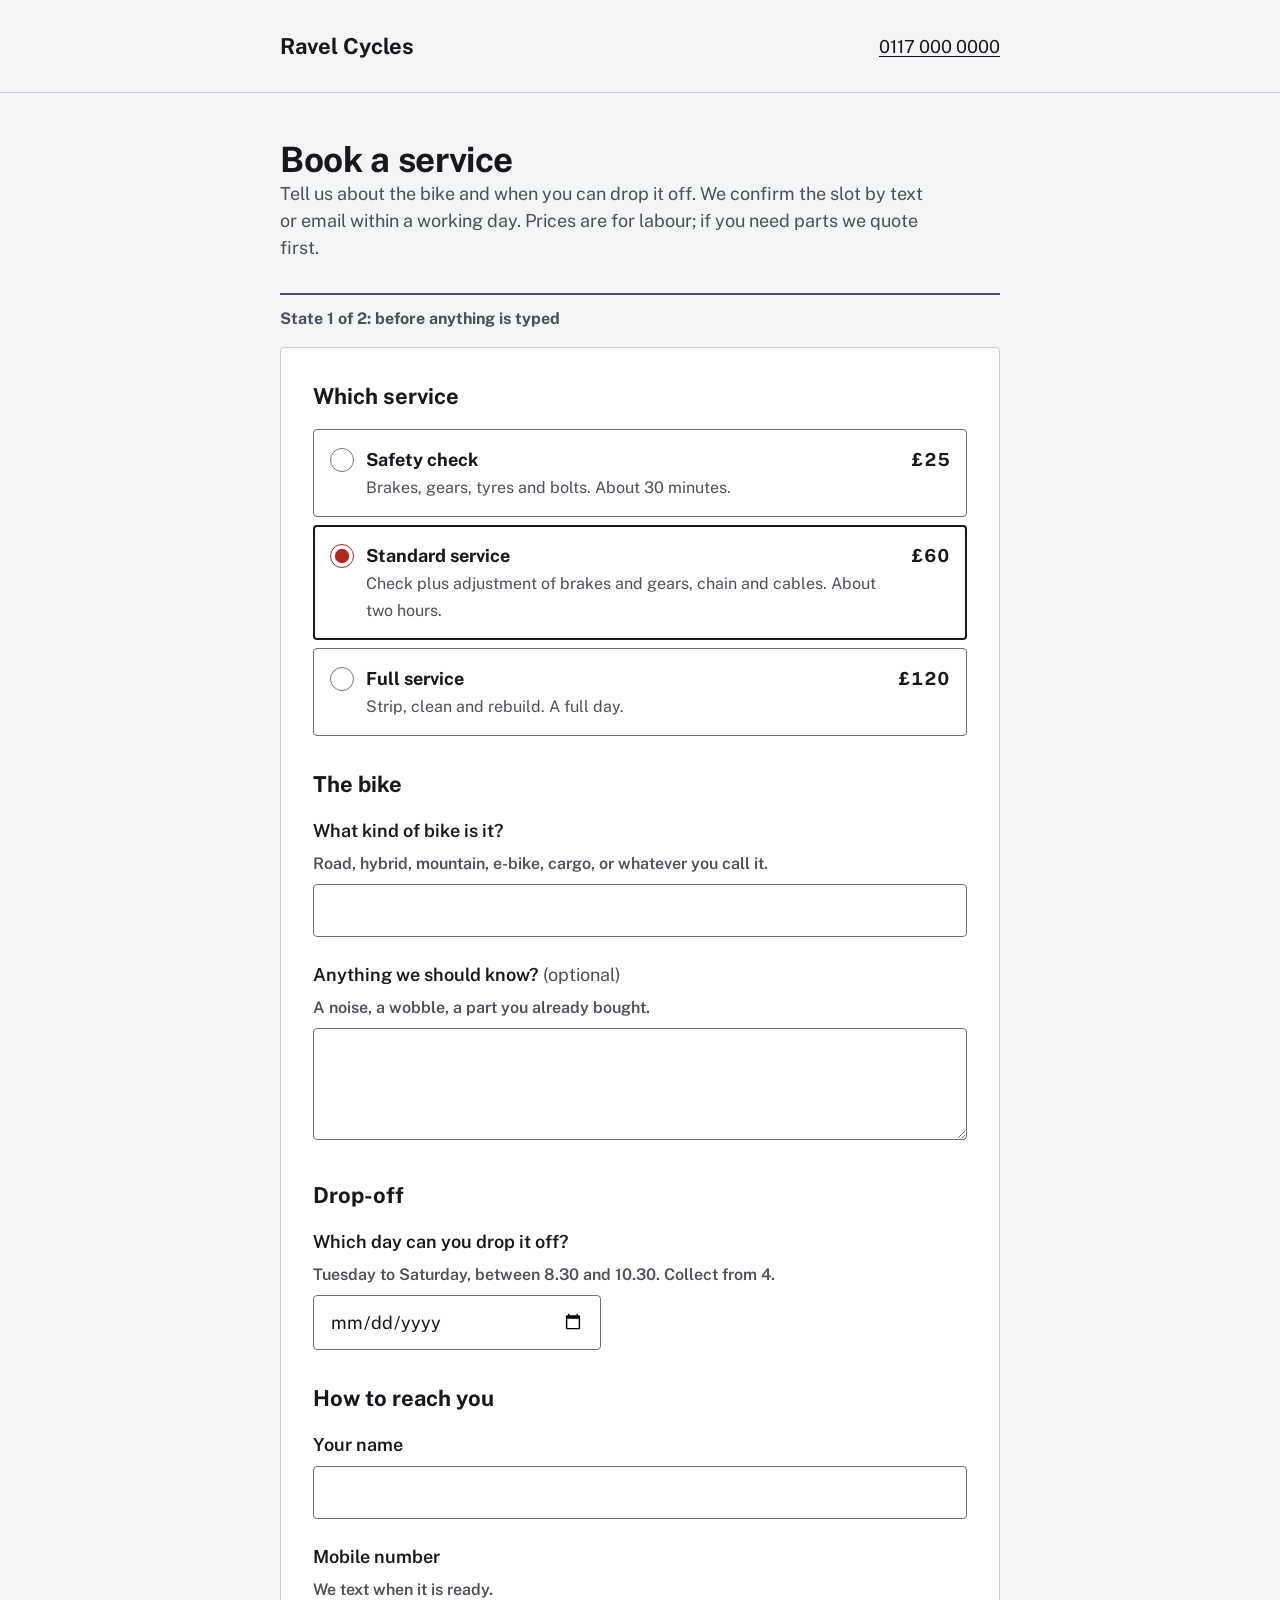
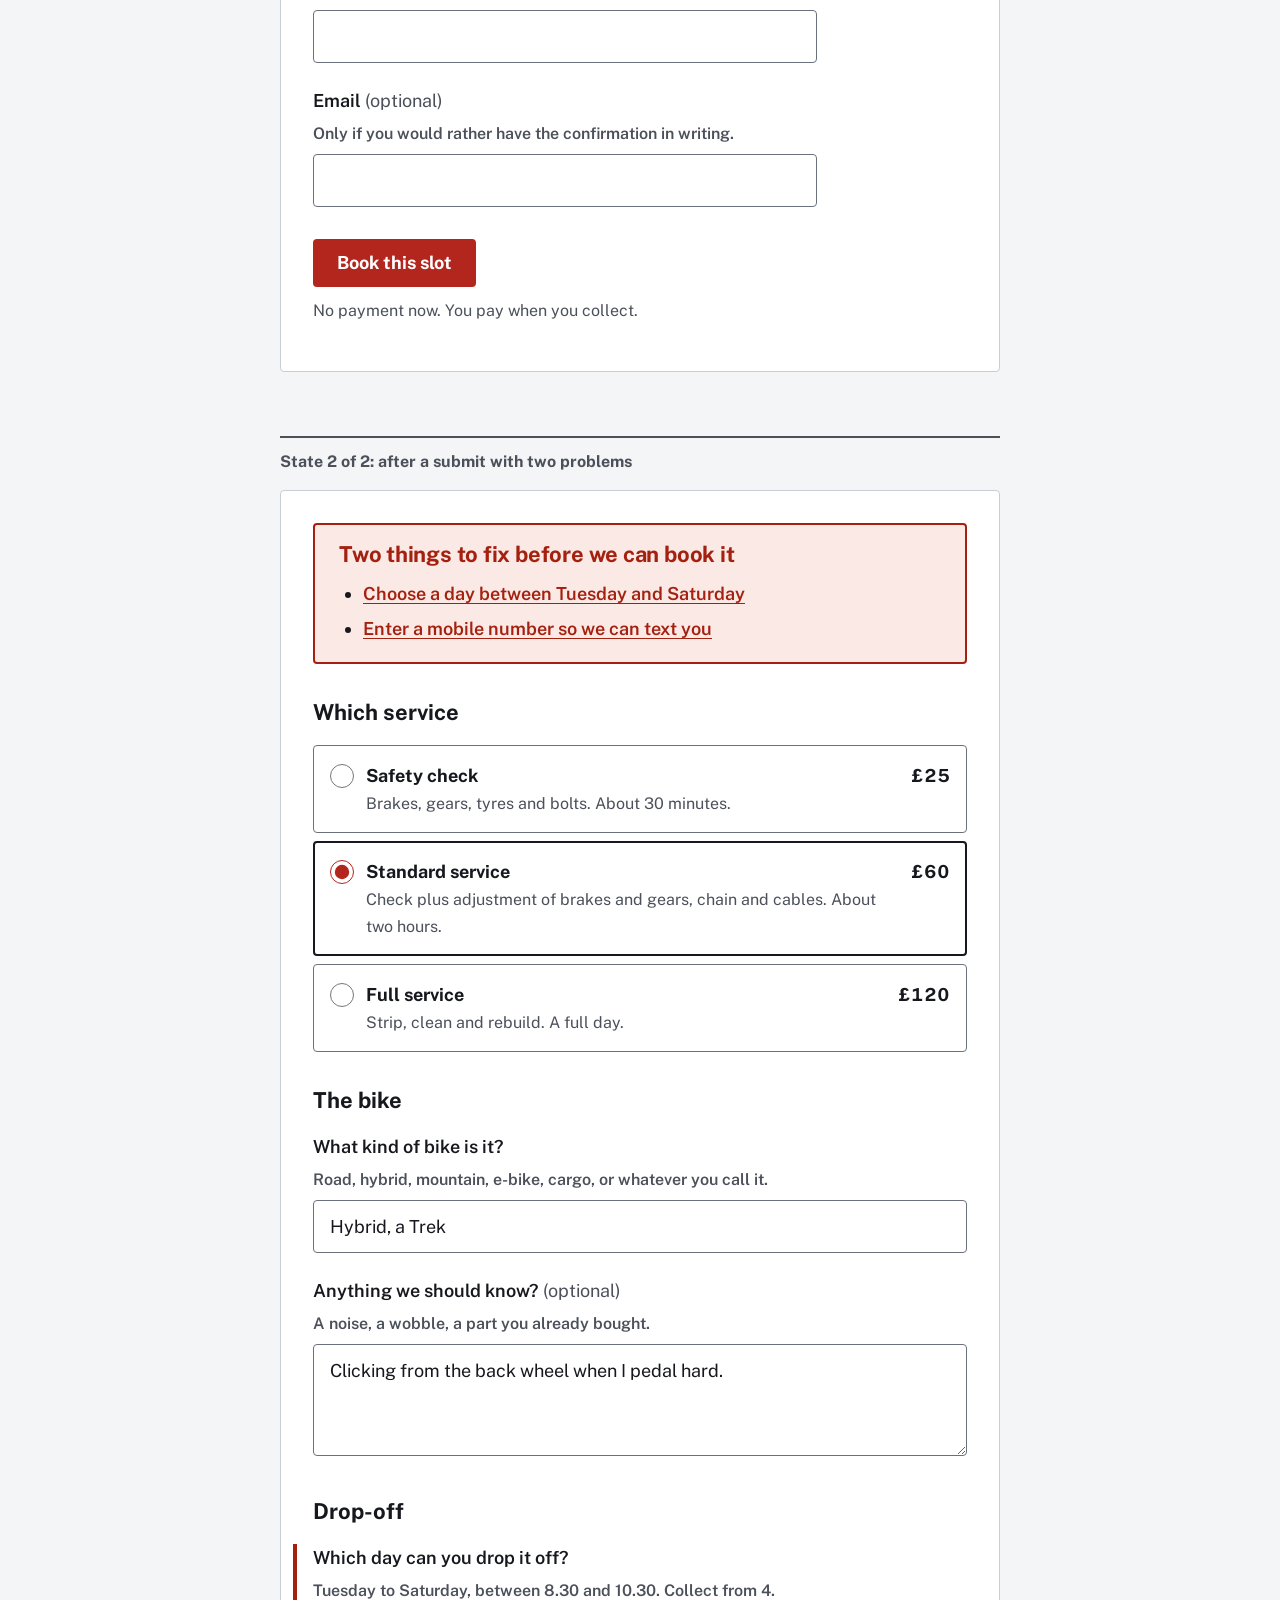
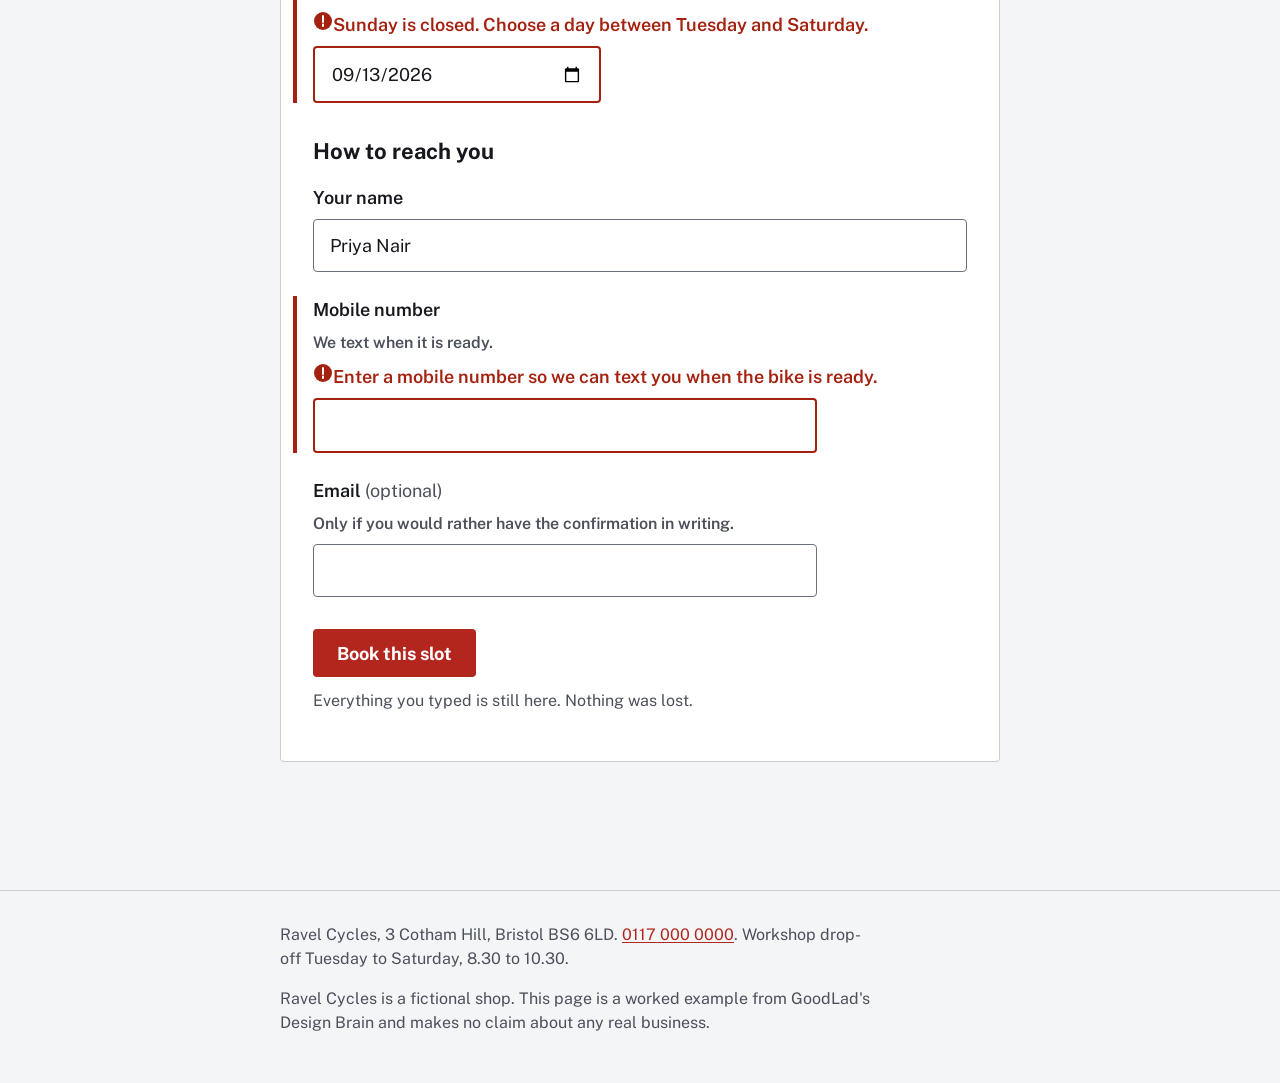
<file: skills/design-brain/references/derivations/04-form/index.html>
<!doctype html>
<html lang="en-GB">
<head>
<meta charset="utf-8">
<meta name="viewport" content="width=device-width, initial-scale=1">
<title>Book a bike service at Ravel Cycles, Bristol</title>
<meta name="description" content="Book a safety check, standard or full service at Ravel Cycles in Bristol. Drop off Tuesday to Saturday, 8.30 to 10.30.">
<link rel="preconnect" href="https://fonts.googleapis.com">
<link rel="preconnect" href="https://fonts.gstatic.com" crossorigin>
<!-- One family with real contrast of size and weight (#339, #340). A form does
     not need a display voice; it needs the labels and the errors to be read. -->
<link href="https://fonts.googleapis.com/css2?family=Public+Sans:wght@400;600;700&display=swap" rel="stylesheet">
<style>
:root {
  --paper: #f4f5f7;         /* cool neutral ground; the shop's red is the accent */
  --panel: #ffffff;
  --ink: #16181d;           /* 16.5:1 on panel */
  --ink-2: #4b505a;         /* 7.5:1, secondary */
  --rule: #c9cdd4;
  --field: #6b717c;         /* input borders, 4.0:1 on white (#691) */
  --accent: #b3261e;        /* the shop's red, 6.4:1 on white; white on it 6.4:1 */
  --accent-ink: #ffffff;
  --error: #a4210f;         /* errors are red AND worded AND iconed (#318, #623) */
  --error-bg: #fbe9e6;

  --text: "Public Sans", "Segoe UI", Arial, sans-serif;
  /* Scale: base 18, ratio 1.25 (#345): 18, 22, 28, 35. Root is 112.5% so 1rem = 18px. */
  --t-0: 1rem; --t-1: 1.2222rem; --t-2: 1.5556rem; --t-3: 1.9444rem;
  --t-s: 0.8889rem;         /* 16: hints and footer, the floor (#1013) */
  /* Spacing: 4, 8, 12, 16, 24, 32, 48, 64 (#413, #765) */
  --s-1: 4px; --s-2: 8px; --s-3: 12px; --s-4: 16px; --s-5: 24px; --s-6: 32px; --s-7: 48px; --s-8: 64px;
  --radius: 4px;
  --measure: 60ch;
}
* { box-sizing: border-box; }
html { background: var(--paper); color: var(--ink); font-size: 112.5%; font-family: var(--text); line-height: 1.5; }
body { margin: 0; }
h1, h2 { margin: 0; font-weight: 700; letter-spacing: -0.01em; }
h1 { font-size: clamp(var(--t-2), 4vw, var(--t-3)); line-height: 1.1; max-width: 20ch; }
h2 { font-size: var(--t-1); line-height: 1.25; }
p { margin: 0 0 var(--s-4); max-width: var(--measure); }
a { color: var(--accent); text-underline-offset: 0.15em; }
:focus-visible { outline: 3px solid var(--ink); outline-offset: 3px; }

.wrap { width: min(100% - 2 * var(--s-5), 720px); margin-inline: auto; }
header { padding: var(--s-5) 0; border-bottom: 1px solid var(--rule); }
header .wrap { display: flex; align-items: center; justify-content: space-between; gap: var(--s-4); }
.mark { font-weight: 700; color: var(--ink); text-decoration: none; font-size: var(--t-1); min-height: 44px; display: inline-flex; align-items: center; }
header a.tel { color: var(--ink); min-height: 44px; display: inline-flex; align-items: center; }

main { padding: var(--s-7) 0 var(--s-8); }
.intro { margin-bottom: var(--s-6); }
.intro p { color: var(--ink-2); }

/* ---- One column, labels above, 48px targets (#613, #612, #700) ---- */
form { background: var(--panel); border: 1px solid var(--rule); border-radius: var(--radius); padding: var(--s-6); }
fieldset { border: 0; padding: 0; margin: 0 0 var(--s-6); min-width: 0; }
legend { font-weight: 700; padding: 0; margin-bottom: var(--s-4); font-size: var(--t-1); }
.field { display: block; margin-bottom: var(--s-5); }
.field:last-child { margin-bottom: 0; }
.field > span, .field > label > span { display: block; font-weight: 600; margin-bottom: var(--s-2); }
.hint { display: block; color: var(--ink-2); font-size: var(--t-s); margin-bottom: var(--s-2); font-weight: 400; }
.optional { font-weight: 400; color: var(--ink-2); }
input[type=text], input[type=email], input[type=tel], input[type=date], select, textarea {
  width: 100%; min-height: 48px; padding: var(--s-3) var(--s-4); font: inherit; color: var(--ink);
  background: var(--panel); border: 1px solid var(--field); border-radius: var(--radius);
}
textarea { min-height: 112px; resize: vertical; }
input:focus, select:focus, textarea:focus { outline: 3px solid var(--ink); outline-offset: 2px; }
input[type=email], input[type=tel] { max-width: 28rem; }
input[type=date] { max-width: 16rem; }

/* Radio choices as a list of full-width targets, price and time visible at the decision (#620) */
.choices { display: grid; gap: var(--s-2); margin: 0; padding: 0; list-style: none; }
.choice { display: grid; grid-template-columns: 24px 1fr auto; gap: var(--s-3); align-items: start; padding: var(--s-4); border: 1px solid var(--field); border-radius: var(--radius); cursor: pointer; }
.choice input { width: 24px; height: 24px; margin: 2px 0 0; accent-color: var(--accent); }
.choice strong { display: block; }
.choice .meta { color: var(--ink-2); font-size: var(--t-s); }
.choice .price { font-weight: 700; font-variant-numeric: tabular-nums; }
.choice:has(input:checked) { border-color: var(--ink); border-width: 2px; padding: calc(var(--s-4) - 1px); }

.btn { display: inline-flex; align-items: center; justify-content: center; min-height: 48px; padding: 0 var(--s-5); background: var(--accent); color: var(--accent-ink); border: 0; border-radius: var(--radius); font: inherit; font-weight: 700; cursor: pointer; }
.btn:hover { background: #8f1e18; }
.after { margin-top: var(--s-3); color: var(--ink-2); font-size: var(--t-s); }

/* ---- Error state: summary first, then the field says how to fix it (#619, #597, #1044) ---- */
.error-summary { border: 2px solid var(--error); border-radius: var(--radius); padding: var(--s-4) var(--s-5); margin-bottom: var(--s-6); background: var(--error-bg); }
.error-summary h2 { color: var(--error); font-size: var(--t-1); margin-bottom: var(--s-2); }
.error-summary ul { margin: 0; padding-left: var(--s-5); }
.error-summary a { color: var(--error); font-weight: 600; display: inline-block; padding: var(--s-1) 0; } /* 24px tall as a target (#700) */
.field.is-error { border-left: 4px solid var(--error); padding-left: var(--s-4); margin-left: calc(-1 * var(--s-4) - 4px); }
.error-msg { display: flex; gap: var(--s-2); color: var(--error); font-weight: 600; margin-bottom: var(--s-2); }
.error-msg svg { width: 20px; height: 20px; flex: none; }
.is-error input { border-color: var(--error); border-width: 2px; }

/* ---- The two states, labelled as an exhibit ---- */
.state { margin-bottom: var(--s-8); }
.state-label { display: block; font-size: var(--t-s); font-weight: 700; color: var(--ink-2); margin-bottom: var(--s-4); padding-top: var(--s-3); border-top: 2px solid var(--ink-2); }
footer { padding: var(--s-6) 0; border-top: 1px solid var(--rule); color: var(--ink-2); font-size: var(--t-s); }
footer p { max-width: 60ch; }
@media (max-width: 480px) {
  form { padding: var(--s-5); }
  .field.is-error { margin-left: calc(-1 * var(--s-5)); padding-left: calc(var(--s-5) - 4px); }
}
</style>
</head>
<body>
<header>
  <div class="wrap">
    <a class="mark" href="#">Ravel Cycles</a>
    <a class="tel" href="tel:+441170000000">0117 000 0000</a>
  </div>
</header>

<main class="wrap">
  <div class="intro">
    <h1>Book a service</h1>
    <p>Tell us about the bike and when you can drop it off. We confirm the slot by text or email within a working day. Prices are for labour; if you need parts we quote first.</p>
  </div>

  <!-- STATE 1: empty -------------------------------------------------------- -->
  <section class="state" aria-labelledby="s1">
    <span class="state-label" id="s1">State 1 of 2: before anything is typed</span>
    <form action="#" method="post" novalidate>
      <fieldset>
        <legend>Which service</legend>
        <ul class="choices">
          <li><label class="choice"><input type="radio" name="service" value="check"><span><strong>Safety check</strong><span class="meta">Brakes, gears, tyres and bolts. About 30 minutes.</span></span><span class="price">£25</span></label></li>
          <li><label class="choice"><input type="radio" name="service" value="standard" checked><span><strong>Standard service</strong><span class="meta">Check plus adjustment of brakes and gears, chain and cables. About two hours.</span></span><span class="price">£60</span></label></li>
          <li><label class="choice"><input type="radio" name="service" value="full"><span><strong>Full service</strong><span class="meta">Strip, clean and rebuild. A full day.</span></span><span class="price">£120</span></label></li>
        </ul>
      </fieldset>

      <fieldset>
        <legend>The bike</legend>
        <label class="field" for="bike"><span>What kind of bike is it?</span><span class="hint">Road, hybrid, mountain, e-bike, cargo, or whatever you call it.</span><input id="bike" name="bike" type="text" autocomplete="off"></label>
        <label class="field" for="notes"><span>Anything we should know? <span class="optional">(optional)</span></span><span class="hint">A noise, a wobble, a part you already bought.</span><textarea id="notes" name="notes"></textarea></label>
      </fieldset>

      <fieldset>
        <legend>Drop-off</legend>
        <label class="field" for="day"><span>Which day can you drop it off?</span><span class="hint">Tuesday to Saturday, between 8.30 and 10.30. Collect from 4.</span><input id="day" name="day" type="date" autocomplete="off"></label>
      </fieldset>

      <fieldset>
        <legend>How to reach you</legend>
        <label class="field" for="name"><span>Your name</span><input id="name" name="name" type="text" autocomplete="name"></label>
        <label class="field" for="mobile"><span>Mobile number</span><span class="hint">We text when it is ready.</span><input id="mobile" name="mobile" type="tel" autocomplete="tel"></label>
        <label class="field" for="email"><span>Email <span class="optional">(optional)</span></span><span class="hint">Only if you would rather have the confirmation in writing.</span><input id="email" name="email" type="email" autocomplete="email"></label>
      </fieldset>

      <button class="btn" type="submit">Book this slot</button>
      <p class="after">No payment now. You pay when you collect.</p>
    </form>
  </section>

  <!-- STATE 2: after a failed submit ---------------------------------------- -->
  <section class="state" aria-labelledby="s2">
    <span class="state-label" id="s2">State 2 of 2: after a submit with two problems</span>
    <form action="#" method="post" novalidate>
      <div class="error-summary" role="alert" tabindex="-1" id="summary">
        <h2>Two things to fix before we can book it</h2>
        <ul>
          <li><a href="#day2">Choose a day between Tuesday and Saturday</a></li>
          <li><a href="#mobile2">Enter a mobile number so we can text you</a></li>
        </ul>
      </div>

      <fieldset>
        <legend>Which service</legend>
        <ul class="choices">
          <li><label class="choice"><input type="radio" name="service2" value="check"><span><strong>Safety check</strong><span class="meta">Brakes, gears, tyres and bolts. About 30 minutes.</span></span><span class="price">£25</span></label></li>
          <li><label class="choice"><input type="radio" name="service2" value="standard" checked><span><strong>Standard service</strong><span class="meta">Check plus adjustment of brakes and gears, chain and cables. About two hours.</span></span><span class="price">£60</span></label></li>
          <li><label class="choice"><input type="radio" name="service2" value="full"><span><strong>Full service</strong><span class="meta">Strip, clean and rebuild. A full day.</span></span><span class="price">£120</span></label></li>
        </ul>
      </fieldset>

      <fieldset>
        <legend>The bike</legend>
        <label class="field" for="bike2"><span>What kind of bike is it?</span><span class="hint">Road, hybrid, mountain, e-bike, cargo, or whatever you call it.</span><input id="bike2" name="bike" type="text" value="Hybrid, a Trek"></label>
        <label class="field" for="notes2"><span>Anything we should know? <span class="optional">(optional)</span></span><span class="hint">A noise, a wobble, a part you already bought.</span><textarea id="notes2" name="notes">Clicking from the back wheel when I pedal hard.</textarea></label>
      </fieldset>

      <fieldset>
        <legend>Drop-off</legend>
        <div class="field is-error">
          <label for="day2"><span>Which day can you drop it off?</span></label>
          <span class="hint">Tuesday to Saturday, between 8.30 and 10.30. Collect from 4.</span>
          <span class="error-msg" id="day2-error"><svg viewBox="0 0 20 20" aria-hidden="true"><circle cx="10" cy="10" r="9" fill="currentColor"/><path d="M10 5v6M10 13.5v1.5" stroke="#fff" stroke-width="2" stroke-linecap="round"/></svg>Sunday is closed. Choose a day between Tuesday and Saturday.</span>
          <input id="day2" name="day" type="date" value="2026-09-13" aria-describedby="day2-error" aria-invalid="true">
        </div>
      </fieldset>

      <fieldset>
        <legend>How to reach you</legend>
        <label class="field" for="name2"><span>Your name</span><input id="name2" name="name" type="text" value="Priya Nair" autocomplete="name"></label>
        <div class="field is-error">
          <label for="mobile2"><span>Mobile number</span></label>
          <span class="hint">We text when it is ready.</span>
          <span class="error-msg" id="mobile2-error"><svg viewBox="0 0 20 20" aria-hidden="true"><circle cx="10" cy="10" r="9" fill="currentColor"/><path d="M10 5v6M10 13.5v1.5" stroke="#fff" stroke-width="2" stroke-linecap="round"/></svg>Enter a mobile number so we can text you when the bike is ready.</span>
          <input id="mobile2" name="mobile" type="tel" value="" aria-describedby="mobile2-error" aria-invalid="true" autocomplete="tel">
        </div>
        <label class="field" for="email2"><span>Email <span class="optional">(optional)</span></span><span class="hint">Only if you would rather have the confirmation in writing.</span><input id="email2" name="email" type="email" autocomplete="email"></label>
      </fieldset>

      <button class="btn" type="submit">Book this slot</button>
      <p class="after">Everything you typed is still here. Nothing was lost.</p>
    </form>
  </section>
</main>

<footer>
  <div class="wrap">
    <p>Ravel Cycles, 3 Cotham Hill, Bristol BS6 6LD. <a href="tel:+441170000000">0117 000 0000</a>. Workshop drop-off Tuesday to Saturday, 8.30 to 10.30.</p>
    <p>Ravel Cycles is a fictional shop. This page is a worked example from GoodLad's Design Brain and makes no claim about any real business.</p>
  </div>
</footer>
</body>
</html>
</file>
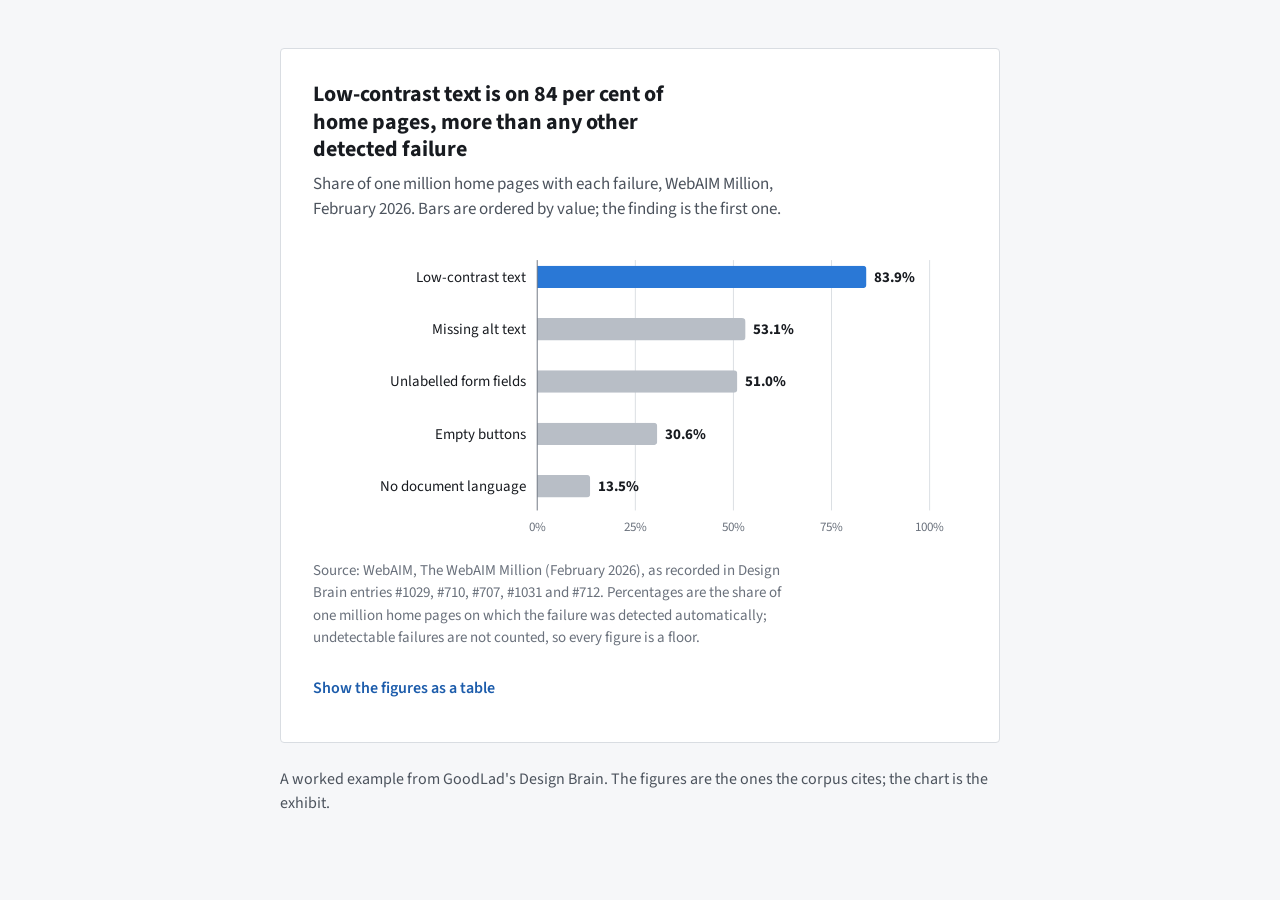
<file: skills/design-brain/references/derivations/05-chart/index.html>
<!doctype html>
<html lang="en-GB">
<head>
<meta charset="utf-8">
<meta name="viewport" content="width=device-width, initial-scale=1">
<title>Low-contrast text is the most common accessibility failure on the web</title>
<meta name="description" content="A single report figure built from the WebAIM Million (February 2026) figures cited in Design Brain.">
<link rel="preconnect" href="https://fonts.googleapis.com">
<link rel="preconnect" href="https://fonts.gstatic.com" crossorigin>
<link href="https://fonts.googleapis.com/css2?family=Source+Sans+3:wght@400;600;700&display=swap" rel="stylesheet">
<style>
:root {
  --card: #ffffff;
  --surface: #f6f7f9;
  --ink: #181b20;          /* 16:1 */
  --ink-2: #4c535d;        /* 7.4:1 */
  --ink-3: #6a717c;        /* 4.9:1: ticks and the source line, above 4.5 (#690) */
  --rule: #d9dde2;
  --series: #2a78d6;       /* the bar the finding is about: slot 1 of the dataviz reference palette, validated */
  --neutral: #b8bec6;      /* every other bar; the pair validated with the dataviz checker */
  --text: "Source Sans 3", "Segoe UI", Arial, sans-serif;
  --t-0: 1.0625rem;        /* 17 body */
  --t-1: 1.375rem;         /* 22 title */
  --t-s: 0.9375rem;        /* 15 caption and ticks */
  --s-2: 8px; --s-3: 12px; --s-4: 16px; --s-5: 24px; --s-6: 32px; --s-7: 48px;
}
* { box-sizing: border-box; }
html { background: var(--surface); color: var(--ink); font-family: var(--text); font-size: 100%; line-height: 1.5; }
body { margin: 0; padding: var(--s-7) var(--s-5); }
figure { margin: 0 auto; max-width: 720px; background: var(--card); border: 1px solid var(--rule); border-radius: 4px; padding: var(--s-6); }
h1 { font-size: var(--t-1); line-height: 1.25; margin: 0; font-weight: 700; max-width: 34ch; }
.sub { color: var(--ink-2); margin: var(--s-2) 0 0; max-width: 60ch; font-size: var(--t-0); }
svg { display: block; width: 100%; height: auto; margin-top: var(--s-5); }
.grid-line { stroke: var(--rule); stroke-width: 1; }
.tick { fill: var(--ink-3); font-size: 14px; }
.cat { fill: var(--ink); font-size: 16px; }
.bar { fill: var(--neutral); }
.bar.lead { fill: var(--series); }
.hit { fill: transparent; }
.bar-hit:hover .bar, .bar-hit:focus-visible .bar { opacity: 0.85; }
.val { fill: var(--ink); font-size: 16px; font-weight: 700; }
.baseline { stroke: var(--ink-3); stroke-width: 1; }
figcaption { margin-top: var(--s-4); color: var(--ink-3); font-size: var(--t-s); max-width: 70ch; }
details { margin-top: var(--s-4); }
summary { cursor: pointer; color: #1c5cab; font-weight: 600; min-height: 44px; display: flex; align-items: center; } /* the series hue at text strength, 6.6:1 (#690) */
table { border-collapse: collapse; margin-top: var(--s-3); width: 100%; max-width: 32rem; }
th, td { text-align: left; padding: var(--s-2) var(--s-2); border-bottom: 1px solid var(--rule); }
th { font-size: var(--t-s); color: var(--ink-2); }
.num { text-align: right; font-variant-numeric: tabular-nums; }
.note { margin: var(--s-5) auto 0; max-width: 720px; color: var(--ink-2); font-size: 1rem; }
:focus-visible { outline: 3px solid var(--ink); outline-offset: 2px; }
/* Narrow screens: less chrome so the chart keeps enough width for its hit areas. Last, so it wins the cascade. */
@media (max-width: 600px) { body { padding: var(--s-5) var(--s-4); } figure { padding: var(--s-4); } }
</style>
</head>
<body>
<figure aria-labelledby="title" aria-describedby="desc">
  <h1 id="title">Low-contrast text is on 84 per cent of home pages, more than any other detected failure</h1>
  <p class="sub" id="desc">Share of one million home pages with each failure, WebAIM Million, February 2026. Bars are ordered by value; the finding is the first one.</p>

  <!-- Horizontal bars: category on the left, value at the tip, zero baseline, hairline grid.
       Plot: x from 240 (0%) to 660 (100%), 4.2px per point. Bars 24px thick, 4px rounded
       at the data end only (clip to keep the baseline end square), 32-unit gap so each
       56-unit hit area meets its neighbour without overlapping, and is still 24px at 390px wide. -->
  <svg viewBox="0 0 700 318" role="img">
    <defs>
      <clipPath id="c1"><rect x="240" y="20" width="352.4" height="24"/></clipPath>
      <clipPath id="c2"><rect x="240" y="76" width="223" height="24"/></clipPath>
      <clipPath id="c3"><rect x="240" y="132" width="214.2" height="24"/></clipPath>
      <clipPath id="c4"><rect x="240" y="188" width="128.5" height="24"/></clipPath>
      <clipPath id="c5"><rect x="240" y="244" width="56.7" height="24"/></clipPath>
    </defs>
    <g class="grid-line"><line x1="345" x2="345" y1="14" y2="282"/><line x1="450" x2="450" y1="14" y2="282"/><line x1="555" x2="555" y1="14" y2="282"/><line x1="660" x2="660" y1="14" y2="282"/></g>
    <g class="tick"><text x="240" y="304" text-anchor="middle">0%</text><text x="345" y="304" text-anchor="middle">25%</text><text x="450" y="304" text-anchor="middle">50%</text><text x="555" y="304" text-anchor="middle">75%</text><text x="660" y="304" text-anchor="middle">100%</text></g>

    <g class="cat"><text x="228" y="37" text-anchor="end">Low-contrast text</text><text x="228" y="93" text-anchor="end">Missing alt text</text><text x="228" y="149" text-anchor="end">Unlabelled form fields</text><text x="228" y="205" text-anchor="end">Empty buttons</text><text x="228" y="261" text-anchor="end">No document language</text></g>

    <!-- each bar is 4px wider than its value so the rounded end lands at the value after clipping -->
    <g class="bar-hit" tabindex="0"><title>Low-contrast text: 83.9 per cent of home pages</title><rect class="hit" x="240" y="4" width="420" height="56"/><rect class="bar lead" x="236" y="20" width="356.4" height="24" rx="4" clip-path="url(#c1)"/></g>
    <g class="bar-hit" tabindex="0"><title>Missing alternative text on images: 53.1 per cent</title><rect class="hit" x="240" y="60" width="420" height="56"/><rect class="bar" x="236" y="76" width="227" height="24" rx="4" clip-path="url(#c2)"/></g>
    <g class="bar-hit" tabindex="0"><title>Missing form input labels: 51.0 per cent</title><rect class="hit" x="240" y="116" width="420" height="56"/><rect class="bar" x="236" y="132" width="218.2" height="24" rx="4" clip-path="url(#c3)"/></g>
    <g class="bar-hit" tabindex="0"><title>Empty buttons: 30.6 per cent</title><rect class="hit" x="240" y="172" width="420" height="56"/><rect class="bar" x="236" y="188" width="132.5" height="24" rx="4" clip-path="url(#c4)"/></g>
    <g class="bar-hit" tabindex="0"><title>Missing document language: 13.5 per cent</title><rect class="hit" x="240" y="228" width="420" height="56"/><rect class="bar" x="236" y="244" width="60.7" height="24" rx="4" clip-path="url(#c5)"/></g>

    <g class="val"><text x="600" y="37">83.9%</text><text x="471" y="93">53.1%</text><text x="462" y="149">51.0%</text><text x="377" y="205">30.6%</text><text x="305" y="261">13.5%</text></g>
    <line class="baseline" x1="240" x2="240" y1="14" y2="282"/>
  </svg>

  <figcaption>Source: WebAIM, The WebAIM Million (February 2026), as recorded in Design Brain entries #1029, #710, #707, #1031 and #712. Percentages are the share of one million home pages on which the failure was detected automatically; undetectable failures are not counted, so every figure is a floor.</figcaption>

  <details>
    <summary>Show the figures as a table</summary>
    <table>
      <thead><tr><th>Failure</th><th class="num">Home pages affected</th></tr></thead>
      <tbody>
        <tr><td>Low-contrast text</td><td class="num">83.9%</td></tr>
        <tr><td>Missing alternative text on images</td><td class="num">53.1%</td></tr>
        <tr><td>Missing form input labels</td><td class="num">51.0%</td></tr>
        <tr><td>Empty buttons</td><td class="num">30.6%</td></tr>
        <tr><td>Missing document language</td><td class="num">13.5%</td></tr>
      </tbody>
    </table>
  </details>
</figure>
<p class="note">A worked example from GoodLad's Design Brain. The figures are the ones the corpus cites; the chart is the exhibit.</p>
</body>
</html>
</file>
<file: site/assets/styles.css>
/* ==========================================================================
   Design Brain v2 — stylesheet
   A reference, not a magazine. Two families with two jobs, one accent, a
   five-step type scale, spacing on an 8px grid, and nothing that moves.
   Build-free: no preprocessor, no framework. Custom properties only.
   The decisions behind every value are in site/DECISIONS.md.
   ========================================================================== */

/* --------------------------------------------------------------------------
   1. Tokens
   -------------------------------------------------------------------------- */

:root {
  /* Paper and ink. Light is the default; dark overrides below.
     Measured on the paper: ink-2 clears 7:1, ink-3 clears 4.5:1 and is the
     quietest colour any text is set in. ink-4 is for rules and icons only. */
  --paper:        #f4f3ef;
  --paper-raised: #fbfaf7;
  --paper-sunk:   #eae8e2;
  --ink:          #1b1a17;
  --ink-2:        rgba(27, 26, 23, 0.74);
  --ink-3:        rgba(27, 26, 23, 0.66);
  --ink-4:        rgba(27, 26, 23, 0.56);
  --rule:         rgba(27, 26, 23, 0.14);
  --rule-strong:  rgba(27, 26, 23, 0.28);

  /* One accent: the rust the verdict chips already used. Warm on a cool-
     neutral ground, so it advances (#311). 6.3:1 on the paper as text. */
  --accent:       #9b3a20;
  --accent-soft:  rgba(155, 58, 32, 0.10);
  --accent-line:  rgba(155, 58, 32, 0.40);

  /* Verdict and status signals. Never the only cue: always paired with a word. */
  --sig-core:     #2f6146;
  --sig-adjacent: #8a5a12;
  --sig-disputed: #9b3a20;
  --sig-cut:      #7a1f1f;
  --sig-bg:       rgba(27, 26, 23, 0.045);

  /* Two families, two jobs (#339). Newsreader carries everything that is read,
     and its optical-size axis gives the headings their own cut (#348). IBM Plex
     Sans carries the chrome: labels, numbers, controls. Plex Mono appears only
     inside the demos and on the keyboard hint. */
  --font-text: 'Newsreader', Georgia, 'Iowan Old Style', 'Times New Roman', serif;
  --font-ui:   'IBM Plex Sans', 'Helvetica Neue', Arial, sans-serif;
  --font-mono: 'IBM Plex Mono', ui-monospace, 'SF Mono', Menlo, Consolas, monospace;

  /* Type scale: base 18, ratio 1.25 (#345). 16 is the floor, used for chrome. */
  --t-xs:   1rem;        /* 16  labels, numbers, chrome, notes */
  --t-sm:   1rem;        /* 16  kept as an alias so older rules still resolve */
  --t-base: 1.125rem;    /* 18  reading text */
  --t-lg:   1.375rem;    /* 22  lead, one-line rule, list titles */
  --t-xl:   1.75rem;     /* 28  entry and group titles */
  --t-2xl:  2.1875rem;   /* 35  section titles, small screens */
  --t-3xl:  2.75rem;     /* 44  section titles, home title small */
  --t-4xl:  3.4375rem;   /* 55  home title */

  /* Spacing: 4, 8, 12, 16, 24, 32, 48, 64, 96, 128 (#413) */
  --s-1: 0.25rem;  --s-2: 0.5rem;  --s-3: 0.75rem;  --s-4: 1rem;
  --s-5: 1.5rem;   --s-6: 2rem;    --s-7: 3rem;     --s-8: 4rem;
  --s-9: 6rem;     --s-10: 8rem;

  /* Measure. Newsreader's 0 is wide, so 56ch lands a body line near 66
     characters, inside the 45 to 75 band (#372). Measured, not assumed. */
  --measure: 56ch;
  --measure-tight: 46ch;

  --rail: 272px;
  --gutter: 144px;      /* field-label gutter inside an entry */
  --radius: 3px;

  color-scheme: light;
}

:root[data-theme='dark'] {
  --paper:        #161614;
  --paper-raised: #1e1e1b;
  --paper-sunk:   #111110;
  --ink:          #ebe9e3;
  --ink-2:        rgba(235, 233, 227, 0.76);
  --ink-3:        rgba(235, 233, 227, 0.68);
  --ink-4:        rgba(235, 233, 227, 0.56);
  --rule:         rgba(235, 233, 227, 0.14);
  --rule-strong:  rgba(235, 233, 227, 0.28);
  --accent:       #e08a6c;
  --accent-soft:  rgba(224, 138, 108, 0.12);
  --accent-line:  rgba(224, 138, 108, 0.42);
  --sig-core:     #7fc0a0;
  --sig-adjacent: #d9a558;
  --sig-disputed: #e08a6c;
  --sig-cut:      #e07070;
  --sig-bg:       rgba(235, 233, 227, 0.05);
  color-scheme: dark;
}

@media (prefers-color-scheme: dark) {
  :root:not([data-theme='light']) {
    --paper:        #161614;
    --paper-raised: #1e1e1b;
    --paper-sunk:   #111110;
    --ink:          #ebe9e3;
    --ink-2:        rgba(235, 233, 227, 0.76);
    --ink-3:        rgba(235, 233, 227, 0.68);
    --ink-4:        rgba(235, 233, 227, 0.56);
    --rule:         rgba(235, 233, 227, 0.14);
    --rule-strong:  rgba(235, 233, 227, 0.28);
    --accent:       #e08a6c;
    --accent-soft:  rgba(224, 138, 108, 0.12);
    --accent-line:  rgba(224, 138, 108, 0.42);
    --sig-core:     #7fc0a0;
    --sig-adjacent: #d9a558;
    --sig-disputed: #e08a6c;
    --sig-cut:      #e07070;
    --sig-bg:       rgba(235, 233, 227, 0.05);
    color-scheme: dark;
  }
}

/* --------------------------------------------------------------------------
   2. Reset and base
   -------------------------------------------------------------------------- */

*, *::before, *::after { box-sizing: border-box; }

html {
  -webkit-text-size-adjust: 100%;
  scroll-padding-top: 96px;
}

body {
  margin: 0;
  background: var(--paper);
  color: var(--ink);
  font-family: var(--font-text);
  font-size: var(--t-base);
  line-height: 1.6;
  font-optical-sizing: auto;
  -webkit-font-smoothing: antialiased;
  text-rendering: optimizeLegibility;
}

h1, h2, h3, h4 { margin: 0; font-weight: 500; line-height: 1.15; }
p { margin: 0 0 var(--s-4); }
p:last-child { margin-bottom: 0; }
ul, ol { margin: 0; padding: 0; }
li { list-style: none; }

a {
  color: inherit;
  text-decoration-color: var(--accent-line);
  text-underline-offset: 3px;
  text-decoration-thickness: 1px;
}
a:hover { color: var(--accent); }

::selection { background: var(--ink); color: var(--paper); }

:focus-visible {
  outline: 3px solid var(--accent);
  outline-offset: 3px;
  border-radius: 1px;
}

button, input { font: inherit; color: inherit; }
button { background: none; border: none; cursor: pointer; }
code { font-family: var(--font-mono); font-size: var(--t-xs); }

hr { height: 1px; border: 0; background: var(--rule); margin: var(--s-7) 0; }

::-webkit-scrollbar { width: 10px; height: 10px; }
::-webkit-scrollbar-track { background: transparent; }
::-webkit-scrollbar-thumb { background: var(--rule-strong); border-radius: 6px; }

.skip-link {
  position: absolute;
  left: -9999px;
  top: var(--s-2);
  z-index: 200;
  background: var(--ink);
  color: var(--paper);
  padding: var(--s-2) var(--s-4);
  font-family: var(--font-ui);
  font-size: var(--t-xs);
}
.skip-link:focus { left: var(--s-4); }

.visually-hidden {
  position: absolute;
  width: 1px; height: 1px;
  margin: -1px; padding: 0;
  overflow: hidden;
  clip: rect(0 0 0 0);
  white-space: nowrap;
  border: 0;
}

/* --------------------------------------------------------------------------
   3. Shared primitives
   -------------------------------------------------------------------------- */

/* A label: sentence case, the UI face, semibold. The old site set these in
   tracked mono capitals on every screen, which spent the only emphasis
   device on furniture (#397). */
.mono-label {
  font-family: var(--font-ui);
  font-size: var(--t-xs);
  font-weight: 600;
  color: var(--ink-3);
  line-height: 1.5;
}

.rule-label {
  display: flex;
  align-items: center;
  gap: var(--s-4);
  margin-bottom: var(--s-5);
}
.rule-label::after { content: ''; flex: 1; height: 1px; background: var(--rule); }

.lead {
  font-size: var(--t-lg);
  line-height: 1.5;
  color: var(--ink-2);
  max-width: var(--measure);
}

.measure { max-width: var(--measure); }

.num {
  font-family: var(--font-ui);
  font-variant-numeric: tabular-nums;
}

/* --------------------------------------------------------------------------
   4. Shell: top bar, rail, main
   -------------------------------------------------------------------------- */

.topbar {
  position: sticky;
  top: 0;
  z-index: 60;
  display: flex;
  align-items: center;
  gap: var(--s-5);
  height: 64px;
  padding: 0 var(--s-5);
  background: var(--paper);
  border-bottom: 1px solid var(--rule);
}

.brand {
  display: flex;
  align-items: baseline;
  gap: var(--s-3);
  text-decoration: none;
  flex: 0 0 auto;
  min-height: 44px;
}
.brand__mark {
  font-family: var(--font-text);
  font-size: var(--t-lg);
  font-variation-settings: 'opsz' 24;
  font-weight: 500;
  white-space: nowrap;
  line-height: 44px;
}
/* The owner's name is chrome, not wayfinding: it goes first on a narrow
   screen so the search field keeps a usable width. */
@media (max-width: 560px) { .brand__owner { display: none; } }
.brand__v {
  font-family: var(--font-ui);
  font-size: var(--t-xs);
  font-weight: 600;
  color: var(--accent);
  margin-left: 0.2em;
}
.brand__meta {
  font-family: var(--font-ui);
  font-size: var(--t-xs);
  color: var(--ink-3);
  font-variant-numeric: tabular-nums;
}
@media (max-width: 700px) { .brand__meta { display: none; } }

.topbar__search { flex: 1 1 auto; max-width: 520px; position: relative; }

.search-input {
  width: 100%;
  height: 44px;
  padding: 0 var(--s-8) 0 40px;
  font-family: var(--font-ui);
  font-size: var(--t-xs);
  color: var(--ink);
  background: var(--paper-raised);
  border: 1px solid var(--rule-strong);
  border-radius: var(--radius);
}
.search-input::placeholder { color: var(--ink-3); }
.search-input:focus {
  outline: none;
  border-color: var(--accent);
  box-shadow: 0 0 0 3px var(--accent-soft);
}
.search-icon {
  position: absolute;
  left: 13px; top: 50%;
  transform: translateY(-50%);
  width: 16px; height: 16px;
  color: var(--ink-3);
  pointer-events: none;
}
.search-kbd {
  position: absolute;
  right: 10px; top: 50%;
  transform: translateY(-50%);
  font-family: var(--font-ui);
  font-size: var(--t-xs);
  line-height: 1;
  color: var(--ink-3);
  border: 1px solid var(--rule-strong);
  border-radius: 2px;
  padding: 4px 8px;
  pointer-events: none;
}
.search-input:focus + .search-icon + .search-kbd,
.search-input:not(:placeholder-shown) + .search-icon + .search-kbd { opacity: 0; }

.topbar__actions { display: flex; align-items: center; gap: var(--s-2); flex: 0 0 auto; }

/* The way in for anyone who wants the skill: labelled, not an icon to decode (#493). */
.gh-link {
  display: inline-flex;
  align-items: center;
  gap: var(--s-2);
  min-height: 44px;
  padding: 0 var(--s-3);
  border: 1px solid var(--rule-strong);
  border-radius: var(--radius);
  font-family: var(--font-ui);
  font-size: var(--t-xs);
  font-weight: 600;
  color: var(--ink);
  text-decoration: none;
  white-space: nowrap;
}
.gh-link:hover { border-color: var(--accent); color: var(--accent); }
.gh-link svg { width: 20px; height: 20px; flex: none; }
@media (max-width: 700px) {
  .topbar { gap: var(--s-3); }
  .gh-link { padding: 0; width: 44px; justify-content: center; border: 0; }
  .gh-link span { position: absolute; width: 1px; height: 1px; overflow: hidden; clip: rect(0 0 0 0); }
  .icon-btn--audit { display: none; } /* still one tap away in the rail */
}

.icon-btn {
  display: grid;
  place-items: center;
  width: 44px; height: 44px;
  border-radius: var(--radius);
  color: var(--ink-2);
}
.icon-btn:hover { color: var(--ink); background: var(--sig-bg); }
.icon-btn svg { width: 18px; height: 18px; }

.nav-toggle { display: none; }
@media (max-width: 1080px) { .nav-toggle { display: grid; } }

.layout {
  display: grid;
  grid-template-columns: var(--rail) minmax(0, 1fr);
  align-items: start;
}
@media (max-width: 1080px) { .layout { grid-template-columns: minmax(0, 1fr); } }

/* Rail --------------------------------------------------------------------- */

.rail {
  position: sticky;
  top: 64px;
  height: calc(100vh - 64px);
  overflow-y: auto;
  overscroll-behavior: contain;
  border-right: 1px solid var(--rule);
  padding: var(--s-5) 0 var(--s-8);
  font-family: var(--font-ui);
}
@media (max-width: 1080px) {
  .rail {
    position: fixed;
    top: 64px; left: 0;
    width: min(320px, 86vw);
    background: var(--paper);
    border-right: 1px solid var(--rule-strong);
    transform: translateX(-102%);
    z-index: 55;
  }
  body.nav-open .rail { transform: translateX(0); }
  .rail__link { min-height: 44px; padding-top: 8px; padding-bottom: 8px; }
}

.rail__group { margin-bottom: var(--s-5); }
.rail__heading {
  padding: 0 var(--s-5) var(--s-2);
  font-size: var(--t-xs);
  font-weight: 600;
  color: var(--ink);
}

.rail__link {
  display: grid;
  grid-template-columns: 24px minmax(0, 1fr);
  gap: var(--s-2);
  align-items: baseline;
  min-height: 32px;
  padding: 4px var(--s-5);
  font-size: var(--t-xs);
  line-height: 1.5;
  color: var(--ink-2);
  text-decoration: none;
  border-left: 3px solid transparent;
}
.rail__link:hover { color: var(--ink); background: var(--sig-bg); }
.rail__link[aria-current='page'] {
  color: var(--ink);
  border-left-color: var(--accent);
  background: var(--accent-soft);
}
.rail__num {
  font-size: var(--t-xs);
  color: var(--ink-3);
  font-variant-numeric: tabular-nums;
  text-align: right;
}
.rail__link[aria-current='page'] .rail__num { color: var(--accent); }
.rail__count { font-size: var(--t-xs); color: var(--ink-3); font-variant-numeric: tabular-nums; margin-left: var(--s-1); }

.scrim {
  position: fixed;
  inset: 64px 0 0;
  background: rgba(0, 0, 0, 0.32);
  opacity: 0;
  pointer-events: none;
  z-index: 54;
}
body.nav-open .scrim { opacity: 1; pointer-events: auto; }
@media (min-width: 1081px) { .scrim { display: none; } }

/* Main --------------------------------------------------------------------- */

.main { min-width: 0; padding: var(--s-7) var(--s-6) var(--s-10); }
@media (max-width: 700px) { .main { padding: var(--s-6) var(--s-5) var(--s-9); } }

.wrap { max-width: 980px; margin: 0 auto; }

/* --------------------------------------------------------------------------
   5. Home
   -------------------------------------------------------------------------- */

.hero { padding: var(--s-4) 0 var(--s-7); border-bottom: 1px solid var(--rule); margin-bottom: var(--s-7); }

.hero__title {
  font-family: var(--font-text);
  font-weight: 500;
  font-size: clamp(var(--t-2xl), 6.5vw, var(--t-4xl));
  line-height: 1.05;
  letter-spacing: -0.012em;
  font-variation-settings: 'opsz' 72;
  max-width: 24ch;
  margin-bottom: var(--s-4);
}
.hero__v {
  font-family: var(--font-ui);
  font-size: var(--t-lg);
  font-weight: 600;
  color: var(--accent);
  vertical-align: 0.5em;
  margin-left: 0.1em;
}
.hero__lead {
  font-size: var(--t-lg);
  line-height: 1.5;
  color: var(--ink-2);
  max-width: var(--measure);
  margin-bottom: var(--s-6);
}

/* The search is the focal point (#94): the biggest control on the page,
   and the one thing a stranger can do without reading anything. */
.hero__search {
  display: flex;
  gap: var(--s-2);
  max-width: 640px;
  margin-bottom: var(--s-6);
}
.hero__input {
  flex: 1 1 auto;
  min-width: 0;
  height: 56px;
  padding: 0 var(--s-4);
  font-family: var(--font-ui);
  font-size: var(--t-base);
  background: var(--paper-raised);
  border: 1px solid var(--rule-strong);
  border-radius: var(--radius);
}
.hero__input::placeholder { color: var(--ink-3); }
.hero__input:focus { outline: none; border-color: var(--accent); box-shadow: 0 0 0 3px var(--accent-soft); }
.hero__btn {
  flex: 0 0 auto;
  height: 56px;
  padding: 0 var(--s-5);
  font-family: var(--font-ui);
  font-size: var(--t-xs);
  font-weight: 600;
  color: var(--paper);
  background: var(--ink);
  border-radius: var(--radius);
}
.hero__btn:hover { background: var(--accent); }

/* Three ways in: a list, not cards. The titles carry the ranking (#96). */
.ways { display: grid; grid-template-columns: repeat(3, minmax(0, 1fr)); gap: var(--s-5); max-width: 860px; }
@media (max-width: 760px) { .ways { grid-template-columns: minmax(0, 1fr); gap: var(--s-2); } }
.ways a {
  display: block;
  padding: var(--s-3) 0;
  border-top: 1px solid var(--rule-strong);
  text-decoration: none;
  min-height: 44px;
}
.ways strong { display: block; font-family: var(--font-text); font-weight: 500; font-size: var(--t-lg); line-height: 1.3; margin-bottom: var(--s-1); }
.ways span { display: block; color: var(--ink-2); font-size: var(--t-xs); font-family: var(--font-ui); line-height: 1.45; }
.ways a:hover strong { color: var(--accent); }

.hero__note { margin-top: var(--s-6); max-width: var(--measure); color: var(--ink-2); font-size: var(--t-base); }
.hero__note a { color: var(--accent); font-weight: 500; }

/* Install block: the two commands, and where to read more. */
.install { padding-top: var(--s-5); border-top: 1px solid var(--rule); margin-bottom: var(--s-7); }
.install p { max-width: var(--measure); color: var(--ink-2); }
.install pre {
  margin: var(--s-4) 0;
  padding: var(--s-4);
  background: var(--paper-raised);
  border: 1px solid var(--rule);
  border-radius: var(--radius);
  font-family: var(--font-mono);
  font-size: var(--t-xs);
  line-height: 1.6;
  overflow-x: auto;
  max-width: var(--measure);
}

/* The sections, in seven named groups. A directory, not a grid of equals. */
.groups { columns: 2; column-gap: var(--s-8); }
@media (max-width: 860px) { .groups { columns: 1; } }
.group { margin-bottom: var(--s-7); min-width: 0; break-inside: avoid; }
.group__title {
  font-family: var(--font-text);
  font-weight: 500;
  font-size: var(--t-xl);
  font-variation-settings: 'opsz' 32;
  letter-spacing: -0.006em;
  line-height: 1.2;
  padding-bottom: var(--s-3);
  border-bottom: 1px solid var(--rule-strong);
  margin-bottom: var(--s-2);
}
.group__list li { border-bottom: 1px solid var(--rule); }
.group__list li:last-child { border-bottom: 0; }

.sec-row {
  display: grid;
  grid-template-columns: 32px minmax(0, 1fr);
  gap: var(--s-3);
  padding: var(--s-3) 0;
  text-decoration: none;
  min-height: 44px;
}
.sec-row:hover .sec-row__title { color: var(--accent); }
.sec-row__num {
  font-family: var(--font-ui);
  font-size: var(--t-xs);
  color: var(--ink-3);
  font-variant-numeric: tabular-nums;
  padding-top: 4px;
}
.sec-row__body { min-width: 0; }
.sec-row__title { display: block; font-size: var(--t-lg); line-height: 1.3; font-variation-settings: 'opsz' 24; }
.sec-row__count { font-family: var(--font-ui); font-size: var(--t-xs); color: var(--ink-3); font-variant-numeric: tabular-nums; margin-left: var(--s-1); }
.sec-row__blurb { display: block; font-size: var(--t-base); line-height: 1.5; color: var(--ink-2); max-width: var(--measure); }

.anatomy { padding-top: var(--s-5); border-top: 1px solid var(--rule); }
.anatomy p { max-width: var(--measure); color: var(--ink-2); }

/* --------------------------------------------------------------------------
   6. Section page
   -------------------------------------------------------------------------- */

.page-head { padding-bottom: var(--s-5); border-bottom: 1px solid var(--rule-strong); margin-bottom: var(--s-5); }
.page-head__eyebrow { margin-bottom: var(--s-3); }
.page-head__title {
  font-family: var(--font-text);
  font-weight: 500;
  font-size: clamp(var(--t-2xl), 4.4vw, var(--t-3xl));
  letter-spacing: -0.01em;
  line-height: 1.1;
  font-variation-settings: 'opsz' 60;
  max-width: 22ch;
}
.page-head__intro { font-size: var(--t-lg); line-height: 1.5; color: var(--ink-2); max-width: var(--measure); margin-top: var(--s-4); }

/* The table of contents comes before the introduction: a reader arrives with
   a question, not a wish to be introduced (#528, #683). */
.toc {
  border-bottom: 1px solid var(--rule);
  padding-bottom: var(--s-5);
  margin-bottom: var(--s-6);
  columns: 2;
  column-gap: var(--s-7);
  font-family: var(--font-text);
}
@media (max-width: 700px) { .toc { columns: 1; } .toc a { min-height: 44px; padding: 8px 0; } }
.toc a {
  display: grid;
  grid-template-columns: 40px minmax(0, 1fr);
  gap: var(--s-2);
  align-items: baseline;
  font-size: var(--t-base);
  line-height: 1.4;
  min-height: 32px;
  padding: 4px 0;
  color: var(--ink);
  text-decoration: none;
  break-inside: avoid;
}
.toc a:hover { color: var(--accent); }
.toc .n {
  font-family: var(--font-ui);
  font-size: var(--t-xs);
  color: var(--ink-3);
  font-variant-numeric: tabular-nums;
  text-align: right;
}

.section-intro { margin-bottom: var(--s-6); }
.section-intro h2 { font-size: var(--t-xl); font-variation-settings: 'opsz' 32; margin-bottom: var(--s-3); }
.section-intro p { max-width: var(--measure); color: var(--ink-2); }

/* --------------------------------------------------------------------------
   7. Entry
   -------------------------------------------------------------------------- */

.entry {
  padding: var(--s-7) 0;
  border-top: 1px solid var(--rule-strong);
  scroll-margin-top: 88px;
}

.entry__head { margin-bottom: var(--s-5); }

.entry__num {
  font-family: var(--font-ui);
  font-size: var(--t-xs);
  font-weight: 600;
  color: var(--accent);
  font-variant-numeric: tabular-nums;
  display: block;
  margin-bottom: var(--s-2);
}

.entry__title {
  font-family: var(--font-text);
  font-weight: 500;
  font-size: var(--t-xl);
  letter-spacing: -0.006em;
  font-variation-settings: 'opsz' 32;
  line-height: 1.2;
  margin-bottom: var(--s-3);
  display: flex;
  align-items: baseline;
  gap: var(--s-3);
  flex-wrap: wrap;
}
.entry__anchor {
  font-family: var(--font-ui);
  font-size: var(--t-xs);
  color: var(--ink-3);
  opacity: 0;
  text-decoration: none;
  min-width: 24px;
  display: inline-block;
  text-align: center;
}
.entry:hover .entry__anchor, .entry__anchor:focus { opacity: 1; }

.entry__aka {
  font-family: var(--font-ui);
  font-size: var(--t-xs);
  color: var(--ink-3);
  margin-bottom: var(--s-3);
}

.entry__oneline {
  font-size: var(--t-lg);
  line-height: 1.45;
  color: var(--ink);
  max-width: var(--measure);
  margin-bottom: var(--s-5);
}

/* Field rows: a label in the left gutter, content in the measure column. */
.field {
  display: grid;
  grid-template-columns: var(--gutter) minmax(0, 1fr);
  gap: var(--s-5);
  padding: var(--s-4) 0;
  border-top: 1px solid var(--rule);
  align-items: start;
}
@media (max-width: 760px) {
  .field { grid-template-columns: minmax(0, 1fr); gap: var(--s-2); }
}
.field__label { padding-top: 0; }
.field__body { max-width: var(--measure); min-width: 0; }
.field__body > p { margin-bottom: var(--s-3); }
.no-visual { color: var(--ink-2); }
.note { font-size: var(--t-xs); font-family: var(--font-ui); color: var(--ink-2); line-height: 1.5; }

.how-list { display: flex; flex-direction: column; gap: var(--s-3); counter-reset: how-counter; }
.how-list li {
  display: grid;
  grid-template-columns: 24px minmax(0, 1fr);
  gap: var(--s-2);
  align-items: baseline;
}
.how-list li::before {
  content: counter(how-counter);
  counter-increment: how-counter;
  font-family: var(--font-ui);
  font-size: var(--t-xs);
  color: var(--ink-3);
  font-variant-numeric: tabular-nums;
}

/* Pitfalls and numbers used to sit in tinted boxes with a coloured left rule.
   The field label already says what they are; the box was decoration. */
.callout { line-height: 1.55; }
.callout--numbers {
  font-family: var(--font-ui);
  font-size: var(--t-xs);
  line-height: 1.6;
  font-variant-numeric: tabular-nums;
}

.source-line { color: var(--ink-2); }

/* Chips --------------------------------------------------------------------- */

.chips { display: flex; flex-wrap: wrap; gap: var(--s-2); align-items: center; }

.chip {
  display: inline-flex;
  align-items: center;
  gap: var(--s-2);
  font-family: var(--font-ui);
  font-size: var(--t-xs);
  font-weight: 600;
  padding: 4px 8px;
  border: 1px solid var(--rule-strong);
  border-radius: 2px;
  color: var(--ink-2);
  white-space: nowrap;
  min-height: 28px;
}
.chip::before {
  content: '';
  width: 6px; height: 6px;
  border-radius: 50%;
  background: currentColor;
  flex: 0 0 auto;
}
.chip--core     { color: var(--sig-core);     border-color: color-mix(in srgb, var(--sig-core) 45%, transparent); }
.chip--adjacent { color: var(--sig-adjacent); border-color: color-mix(in srgb, var(--sig-adjacent) 45%, transparent); }
.chip--cut      { color: var(--sig-cut);      border-color: color-mix(in srgb, var(--sig-cut) 50%, transparent); }
.chip--verified { color: var(--sig-core);     border-color: color-mix(in srgb, var(--sig-core) 45%, transparent); }
.chip--adjusted { color: var(--sig-adjacent); border-color: color-mix(in srgb, var(--sig-adjacent) 45%, transparent); }
.chip--disputed { color: var(--sig-disputed); border-color: color-mix(in srgb, var(--sig-disputed) 50%, transparent); }
.chip--unverified { color: var(--ink-2); border-style: dashed; }

.entry--cut .entry__title { text-decoration: line-through; text-decoration-color: var(--sig-cut); text-decoration-thickness: 1px; }

.related { display: flex; flex-wrap: wrap; gap: var(--s-2); }
.related a {
  display: inline-flex;
  align-items: center;
  min-height: 32px;
  font-family: var(--font-ui);
  font-size: var(--t-xs);
  padding: 4px 8px;
  border: 1px solid var(--rule-strong);
  border-radius: 2px;
  text-decoration: none;
  color: var(--ink-2);
}
.related a:hover { border-color: var(--accent); color: var(--accent); }

/* --------------------------------------------------------------------------
   8. Search
   -------------------------------------------------------------------------- */

.results { border-top: 1px solid var(--rule); }

.result {
  display: grid;
  grid-template-columns: 48px minmax(0, 1fr) auto;
  gap: var(--s-4);
  align-items: baseline;
  padding: var(--s-4) var(--s-3) var(--s-4) 0;
  border-bottom: 1px solid var(--rule);
  text-decoration: none;
  min-height: 44px;
}
.result:hover, .result.is-active { background: var(--sig-bg); }
.result__n {
  font-family: var(--font-ui);
  font-size: var(--t-xs);
  color: var(--ink-3);
  font-variant-numeric: tabular-nums;
  text-align: right;
}
.result__t { font-family: var(--font-text); font-weight: 500; font-size: var(--t-lg); line-height: 1.3; }
.result__o { display: block; font-size: var(--t-base); color: var(--ink-2); line-height: 1.45; margin-top: 4px; }
.result__s { font-family: var(--font-ui); font-size: var(--t-xs); color: var(--ink-3); text-align: right; white-space: nowrap; }
@media (max-width: 600px) { .result { grid-template-columns: 40px minmax(0, 1fr); } .result__s { display: none; } }
mark { background: var(--accent-soft); color: inherit; padding: 0 1px; border-radius: 2px; }

/* --------------------------------------------------------------------------
   9. Audit
   -------------------------------------------------------------------------- */

.stats {
  display: grid;
  grid-template-columns: repeat(auto-fit, minmax(120px, 1fr));
  gap: var(--s-4) var(--s-5);
  margin: var(--s-5) 0 0;
  padding-top: var(--s-4);
  border-top: 1px solid var(--rule);
  font-family: var(--font-ui);
}
.stats div { display: flex; flex-direction: column; gap: 4px; }
.stats dt { order: 2; font-size: var(--t-xs); color: var(--ink-2); }
.stats dd { order: 1; margin: 0; font-family: var(--font-text); font-size: var(--t-xl); font-variation-settings: 'opsz' 32; line-height: 1.1; font-variant-numeric: tabular-nums; }

.filters { display: flex; flex-wrap: wrap; gap: var(--s-2); margin-bottom: var(--s-6); }
.filter-btn {
  font-family: var(--font-ui);
  font-size: var(--t-xs);
  font-weight: 600;
  min-height: 40px;
  padding: 0 var(--s-4);
  border: 1px solid var(--rule-strong);
  border-radius: 2px;
  color: var(--ink-2);
}
.filter-btn:hover { border-color: var(--accent); color: var(--accent); }
.filter-btn[aria-pressed='true'] { background: var(--ink); color: var(--paper); border-color: var(--ink); }

.audit-row {
  display: grid;
  grid-template-columns: 48px minmax(0, 1.1fr) auto minmax(0, 1.9fr);
  gap: var(--s-4);
  padding: var(--s-4) 0;
  border-bottom: 1px solid var(--rule);
  align-items: start;
}
@media (max-width: 860px) {
  .audit-row { grid-template-columns: 40px minmax(0, 1fr); }
  .audit-row .audit-verdict { grid-column: 2; }
  .audit-row .audit-why { grid-column: 2; }
}
.audit-num {
  display: inline-flex;
  align-items: center;
  min-height: 24px;
  font-family: var(--font-ui);
  font-size: var(--t-xs);
  color: var(--ink-3);
  font-variant-numeric: tabular-nums;
  text-decoration: none;
  justify-content: flex-end;
  width: 100%;
}
.audit-title { text-decoration: none; display: block; min-height: 24px; }
.audit-title strong { font-family: var(--font-text); font-weight: 500; font-size: var(--t-lg); line-height: 1.3; display: block; }
.audit-title span { font-family: var(--font-ui); font-size: var(--t-xs); color: var(--ink-3); }
.audit-why { color: var(--ink-2); line-height: 1.5; }
.audit-why em { color: var(--ink-2); }

/* --------------------------------------------------------------------------
   10. Footer, empty states, pagination, loading, print
   -------------------------------------------------------------------------- */

.colophon {
  margin-top: var(--s-9);
  padding-top: var(--s-5);
  border-top: 1px solid var(--rule);
  display: flex;
  flex-wrap: wrap;
  gap: var(--s-4) var(--s-6);
  justify-content: space-between;
  font-family: var(--font-ui);
  font-size: var(--t-xs);
  color: var(--ink-2);
  line-height: 1.6;
}

.empty { padding: var(--s-7) 0; max-width: var(--measure-tight); }
.empty__title { font-family: var(--font-text); font-size: var(--t-xl); font-variation-settings: 'opsz' 32; margin-bottom: var(--s-4); }
.empty p { color: var(--ink-2); }

.pagination {
  display: flex;
  justify-content: space-between;
  gap: var(--s-5);
  margin-top: var(--s-7);
  padding-top: var(--s-5);
  border-top: 1px solid var(--rule-strong);
}
.pagination a { text-decoration: none; max-width: 46%; display: block; min-height: 44px; }
.pagination .mono-label { margin-bottom: var(--s-1); }
.pagination__t { font-family: var(--font-text); font-weight: 500; font-size: var(--t-lg); line-height: 1.3; }
.pagination__next { text-align: right; margin-left: auto; }

.loading {
  padding: var(--s-7) 0;
  font-family: var(--font-ui);
  font-size: var(--t-xs);
  color: var(--ink-2);
}

@media print {
  .topbar, .rail, .scrim, .pagination, .hero__search { display: none !important; }
  .layout { grid-template-columns: 1fr; }
  body { background: #fff; color: #000; font-size: 11pt; }
  .entry { break-inside: avoid; border-bottom: 1px solid #ccc; }
  a { text-decoration: none; color: #000; }
}
</file>
<file: site/assets/demos.css>
/* ==========================================================================
   Design Brain — demo kit
   A small, fixed vocabulary for the live visual example attached to each entry.
   Every demo is built from these classes so 1,119 of them read as one system.
   Nothing here loads an image: demos are markup, so they stay sharp, follow the
   theme, weigh nothing and work offline.
   ========================================================================== */

/* --------------------------------------------------------------------------
   Shell
   -------------------------------------------------------------------------- */

.db-demo { margin: 0; }

/* Visuals want more room than the reading measure allows. */
.field--demo .field__body { max-width: 660px; }

.db-stage {
  position: relative;
  background: var(--paper-raised);
  border: 1px solid var(--rule);
  border-radius: var(--radius);
  padding: var(--s-5);
  overflow: hidden;
}
.db-stage--tight { padding: var(--s-3); }
.db-stage--flush { padding: 0; }
.db-stage--dark { background: var(--paper-sunk); }

.db-cap {
  margin-top: var(--s-2);
  font-family: var(--font-mono);
  font-size: var(--t-xs);
  line-height: 1.5;
  color: var(--ink-3);
}
.db-cap b { color: var(--ink-2); font-weight: 500; }

/* Two-up comparison: the workhorse of teaching a fundamental. ---------------- */

.db-pair {
  display: grid;
  grid-template-columns: 1fr 1fr;
  gap: var(--s-4);
}
@media (max-width: 620px) { .db-pair { grid-template-columns: 1fr; } }

/* The half is a flex column so the stage fills the space left under the tag.
   Using height:100% here made the stage overflow by the tag's height and paint
   over the caption below. */
.db-half { min-width: 0; display: flex; flex-direction: column; }
.db-half > .db-stage { flex: 1 1 auto; }

.db-tag {
  display: block;
  margin-bottom: var(--s-2);
  font-family: var(--font-mono);
  font-size: 10px;
  letter-spacing: 0.14em;
  text-transform: uppercase;
  color: var(--ink-3);
}
.db-tag--bad  { color: var(--sig-disputed); }
.db-tag--good { color: var(--sig-core); }

/* --------------------------------------------------------------------------
   Layout helpers
   -------------------------------------------------------------------------- */

.db-row { display: flex; align-items: center; gap: var(--s-3); flex-wrap: wrap; }
.db-row--tight { gap: 4px; }
.db-row--loose { gap: var(--s-6); }
.db-row--top { align-items: flex-start; }
.db-row--between { justify-content: space-between; }
.db-row--centre { justify-content: center; }
.db-row--nowrap { flex-wrap: nowrap; }
.db-row--baseline { align-items: baseline; }
.db-row--bottom { align-items: flex-end; }

.db-col { display: flex; flex-direction: column; gap: var(--s-3); }
.db-col--tight { gap: 4px; }

.db-stack { display: grid; }
.db-stack > * { grid-area: 1 / 1; }

.db-centre { display: grid; place-items: center; min-height: 120px; }
.db-fill { width: 100%; }

/* --------------------------------------------------------------------------
   Marks: the neutral shapes most perception demos are built from
   -------------------------------------------------------------------------- */

.db-dot, .db-sq, .db-tri {
  --mark: var(--ink);
  flex: 0 0 auto;
  background: var(--mark);
}
.db-dot { width: 14px; height: 14px; border-radius: 50%; }
.db-sq  { width: 14px; height: 14px; }
.db-tri {
  width: 0; height: 0; background: none;
  border-left: 8px solid transparent;
  border-right: 8px solid transparent;
  border-bottom: 14px solid var(--mark);
}

.db-dot--lg, .db-sq--lg { width: 26px; height: 26px; }
.db-dot--sm, .db-sq--sm { width: 8px; height: 8px; }
.db-dot--open { background: none; border: 1.5px solid var(--mark); }
.db-dot--accent, .db-sq--accent { --mark: var(--accent); }
.db-dot--mute, .db-sq--mute { --mark: var(--ink-4); }

.db-bar {
  height: 10px;
  background: var(--ink-4);
  border-radius: 1px;
}
.db-bar--ink { background: var(--ink); }
.db-bar--accent { background: var(--accent); }
.db-bar--tall { height: 22px; }
.db-bar--thin { height: 5px; }

.db-block {
  background: var(--ink-4);
  border-radius: 2px;
  min-height: 34px;
}
.db-block--ink { background: var(--ink); }
.db-block--accent { background: var(--accent); }
.db-block--outline { background: none; border: 1px solid var(--rule-strong); }

/* Text-as-texture: grey bars that stand in for body copy. */
.db-lines { display: flex; flex-direction: column; gap: 6px; }
.db-lines > i {
  display: block;
  height: 6px;
  background: var(--ink-4);
  border-radius: 1px;
  opacity: 0.55;
}
.db-lines > i:last-child { width: 62%; }

/* --------------------------------------------------------------------------
   Type specimens
   -------------------------------------------------------------------------- */

.db-type { font-family: var(--font-text); color: var(--ink); }
.db-type--display { font-family: var(--font-display); }
.db-type--mono { font-family: var(--font-mono); }
.db-type p { margin: 0 0 var(--s-2); }
.db-type p:last-child { margin-bottom: 0; }

.db-measure-narrow { max-width: 22em; }
.db-measure-good   { max-width: 33em; }
.db-measure-wide   { max-width: 100%; }

.db-specimen {
  font-family: var(--font-display);
  line-height: 1;
  letter-spacing: -0.01em;
}

/* Baseline and column overlays, drawn with gradients so no assets are needed. */
.db-baseline {
  background-image: repeating-linear-gradient(
    to bottom, var(--accent-soft) 0 1px, transparent 1px 24px);
}
/* Column guides sit behind the content and must stay quiet enough to read
   through. Set --db-cols for a different count. */
.db-cols {
  --db-cols: 6;
  --db-gutter: 16px;
  position: absolute;
  inset: 0;
  pointer-events: none;
  opacity: 0.5;
  background-image: repeating-linear-gradient(
    to right,
    var(--accent-soft) 0 calc((100% - (var(--db-cols) - 1) * var(--db-gutter)) / var(--db-cols)),
    transparent 0 calc((100% - (var(--db-cols) - 1) * var(--db-gutter)) / var(--db-cols) + var(--db-gutter)));
}

/* --------------------------------------------------------------------------
   Colour
   -------------------------------------------------------------------------- */

.db-swatch {
  width: 46px; height: 46px;
  border-radius: 2px;
  border: 1px solid var(--rule);
  flex: 0 0 auto;
}
.db-swatch--lg { width: 72px; height: 72px; }
.db-swatch--round { border-radius: 50%; }

.db-ramp { display: flex; width: 100%; height: 34px; border-radius: 2px; overflow: hidden; border: 1px solid var(--rule); }
.db-ramp > span { flex: 1 1 0; }

.db-chip-text {
  display: grid;
  place-items: center;
  padding: var(--s-3);
  border-radius: 2px;
  font-size: 0.9375rem;
  text-align: center;
}

/* --------------------------------------------------------------------------
   Miniature interface parts
   -------------------------------------------------------------------------- */

.db-ui {
  background: var(--paper);
  border: 1px solid var(--rule-strong);
  border-radius: 4px;
  padding: var(--s-3);
  font-size: 0.8125rem;
  color: var(--ink-2);
}

.db-btn {
  display: inline-block;
  padding: 7px 14px;
  border-radius: 3px;
  background: var(--ink);
  color: var(--paper);
  font-family: var(--font-mono);
  font-size: 11px;
  letter-spacing: 0.04em;
  border: 1px solid var(--ink);
  white-space: nowrap;
}
.db-btn--ghost { background: none; color: var(--ink-2); border-color: var(--rule-strong); }
.db-btn--quiet { background: none; color: var(--ink-3); border-color: transparent; }
.db-btn--danger { background: var(--sig-cut); border-color: var(--sig-cut); color: #fff; }
.db-btn--sm { padding: 3px 8px; font-size: 10px; }
.db-btn--lg { padding: 12px 22px; font-size: 13px; }

.db-input {
  display: block;
  width: 100%;
  padding: 7px 10px;
  border: 1px solid var(--rule-strong);
  border-radius: 3px;
  background: var(--paper);
  font-family: var(--font-mono);
  font-size: 11px;
  color: var(--ink-3);
}
.db-input--error { border-color: var(--sig-disputed); }

.db-label {
  display: block;
  margin-bottom: 3px;
  font-family: var(--font-mono);
  font-size: 10px;
  letter-spacing: 0.08em;
  text-transform: uppercase;
  color: var(--ink-3);
}

.db-card {
  background: var(--paper);
  border: 1px solid var(--rule);
  border-radius: 3px;
  padding: var(--s-3);
}

.db-nav {
  display: flex;
  gap: var(--s-4);
  font-family: var(--font-mono);
  font-size: 11px;
  color: var(--ink-3);
  border-bottom: 1px solid var(--rule);
  padding-bottom: var(--s-2);
}
.db-nav b { color: var(--ink); font-weight: 500; }

/* --------------------------------------------------------------------------
   Annotation
   -------------------------------------------------------------------------- */

.db-note {
  font-family: var(--font-mono);
  font-size: 10px;
  letter-spacing: 0.06em;
  color: var(--ink-3);
  text-transform: uppercase;
}
.db-note--accent { color: var(--accent); }

.db-arrow { color: var(--ink-4); font-size: 14px; line-height: 1; }

.db-measure-mark {
  position: relative;
  border-top: 1px solid var(--accent-line);
  padding-top: 3px;
  font-family: var(--font-mono);
  font-size: 10px;
  color: var(--accent);
}

.db-svg { display: block; width: 100%; height: auto; overflow: visible; }
.db-svg .s { stroke: var(--ink); fill: none; stroke-width: 1.5; }
.db-svg .s-mute { stroke: var(--ink-4); fill: none; stroke-width: 1; }
.db-svg .s-accent { stroke: var(--accent); fill: none; stroke-width: 1.5; }
.db-svg .f { fill: var(--ink); stroke: none; }
.db-svg .f-mute { fill: var(--ink-4); stroke: none; }
.db-svg .f-accent { fill: var(--accent); stroke: none; }
.db-svg .t {
  fill: var(--ink-3);
  font-family: var(--font-mono);
  font-size: 9px;
  letter-spacing: 0.06em;
  stroke: none;
}

/* --------------------------------------------------------------------------
   Motion. Every animation stops for prefers-reduced-motion, which the global
   stylesheet already enforces, and each one loops so it can be watched twice.
   -------------------------------------------------------------------------- */

.db-anim { animation-duration: 2.4s; animation-iteration-count: infinite; }
.db-anim--slide  { animation-name: dbSlide; }
.db-anim--fade   { animation-name: dbFade; }
.db-anim--pulse  { animation-name: dbPulse; }
.db-anim--linear { animation-timing-function: linear; }
.db-anim--ease   { animation-timing-function: cubic-bezier(0.22, 1, 0.36, 1); }
.db-anim--in     { animation-timing-function: cubic-bezier(0.5, 0, 0.75, 0); }
.db-anim--jump   { animation-timing-function: steps(4, end); }

@keyframes dbSlide { 0%, 12% { transform: translateX(0); } 50%, 62% { transform: translateX(120px); } 100% { transform: translateX(0); } }
@keyframes dbFade  { 0%, 12% { opacity: 0.15; } 50%, 62% { opacity: 1; } 100% { opacity: 0.15; } }
@keyframes dbPulse { 0%, 100% { transform: scale(1); } 50% { transform: scale(1.35); } }

/* --------------------------------------------------------------------------
   Print: demos stay, animation does not
   -------------------------------------------------------------------------- */

@media print {
  .db-anim { animation: none !important; }
  .db-stage { border-color: #ccc; background: #fff; }
}

/* Entries judged not to need a visual. */
.no-visual { font-size: var(--t-base); color: var(--ink-3); margin: 0; font-style: italic; }
</file>
